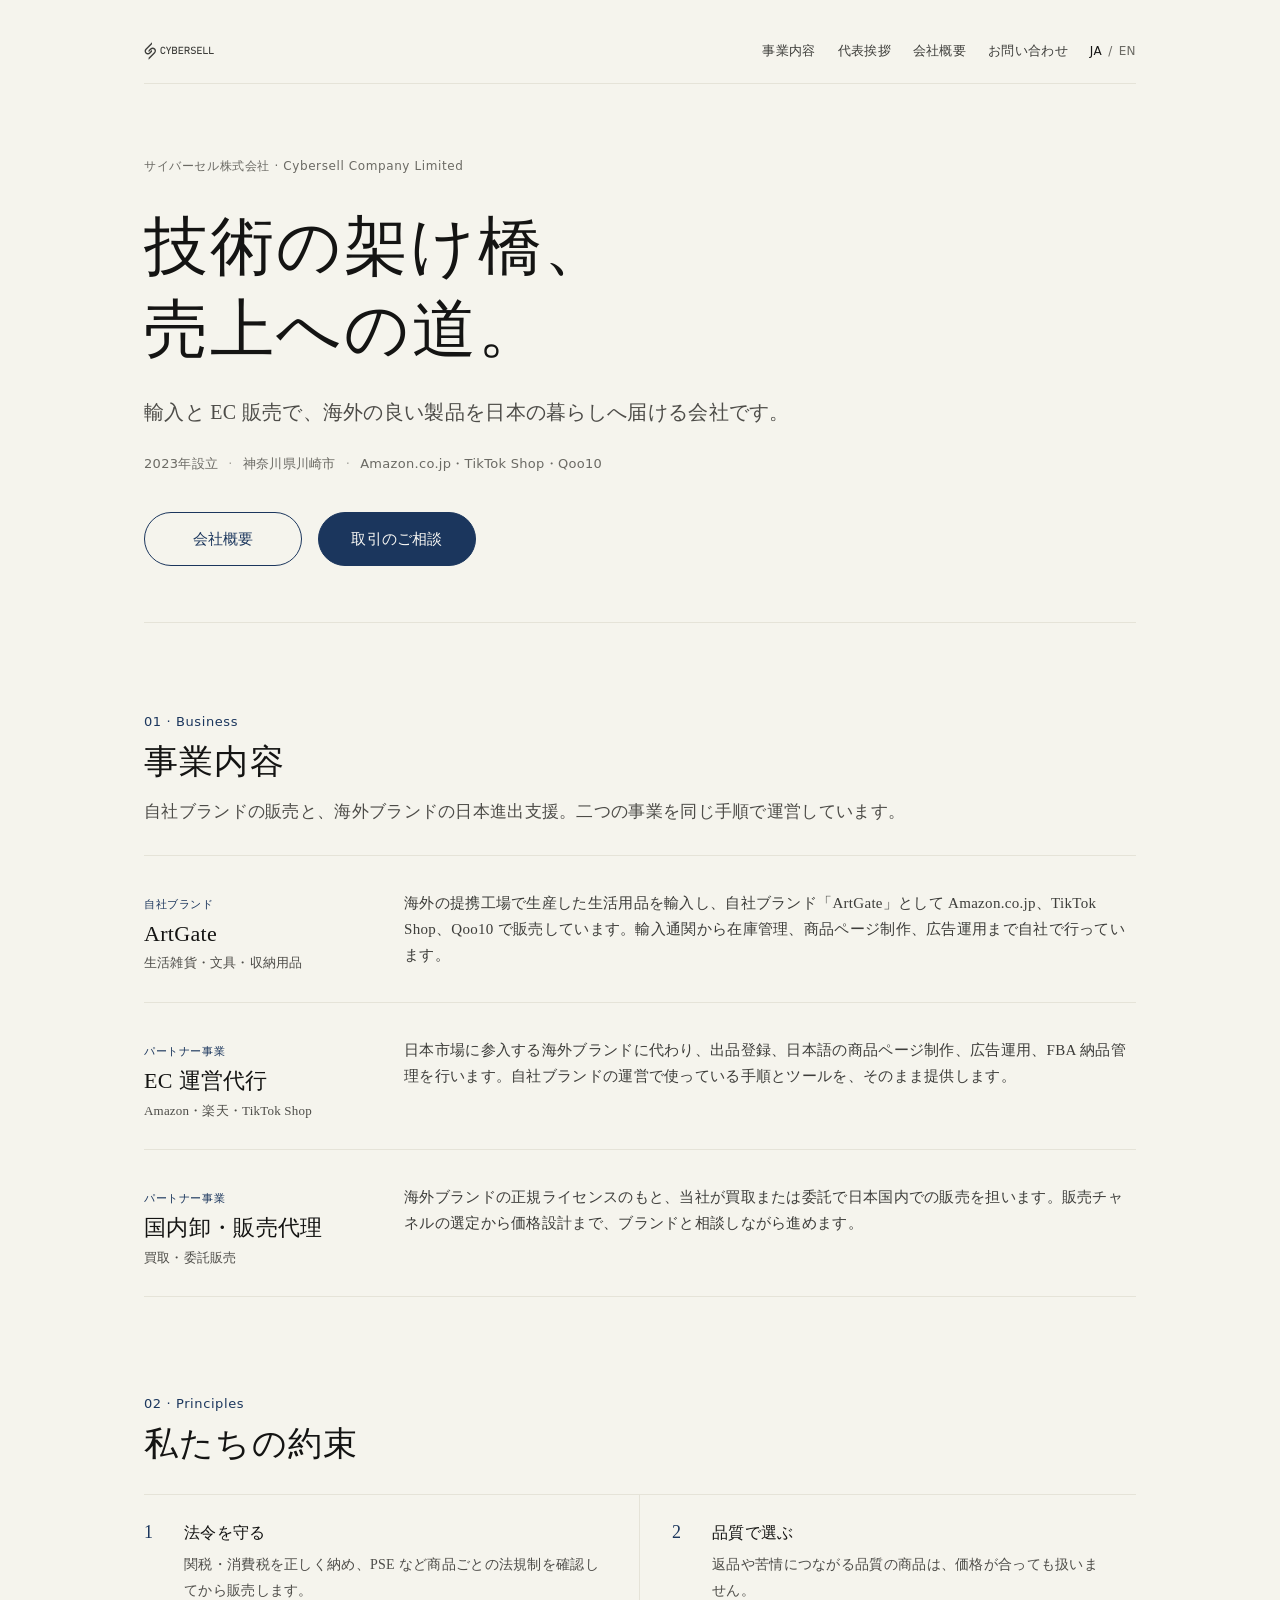
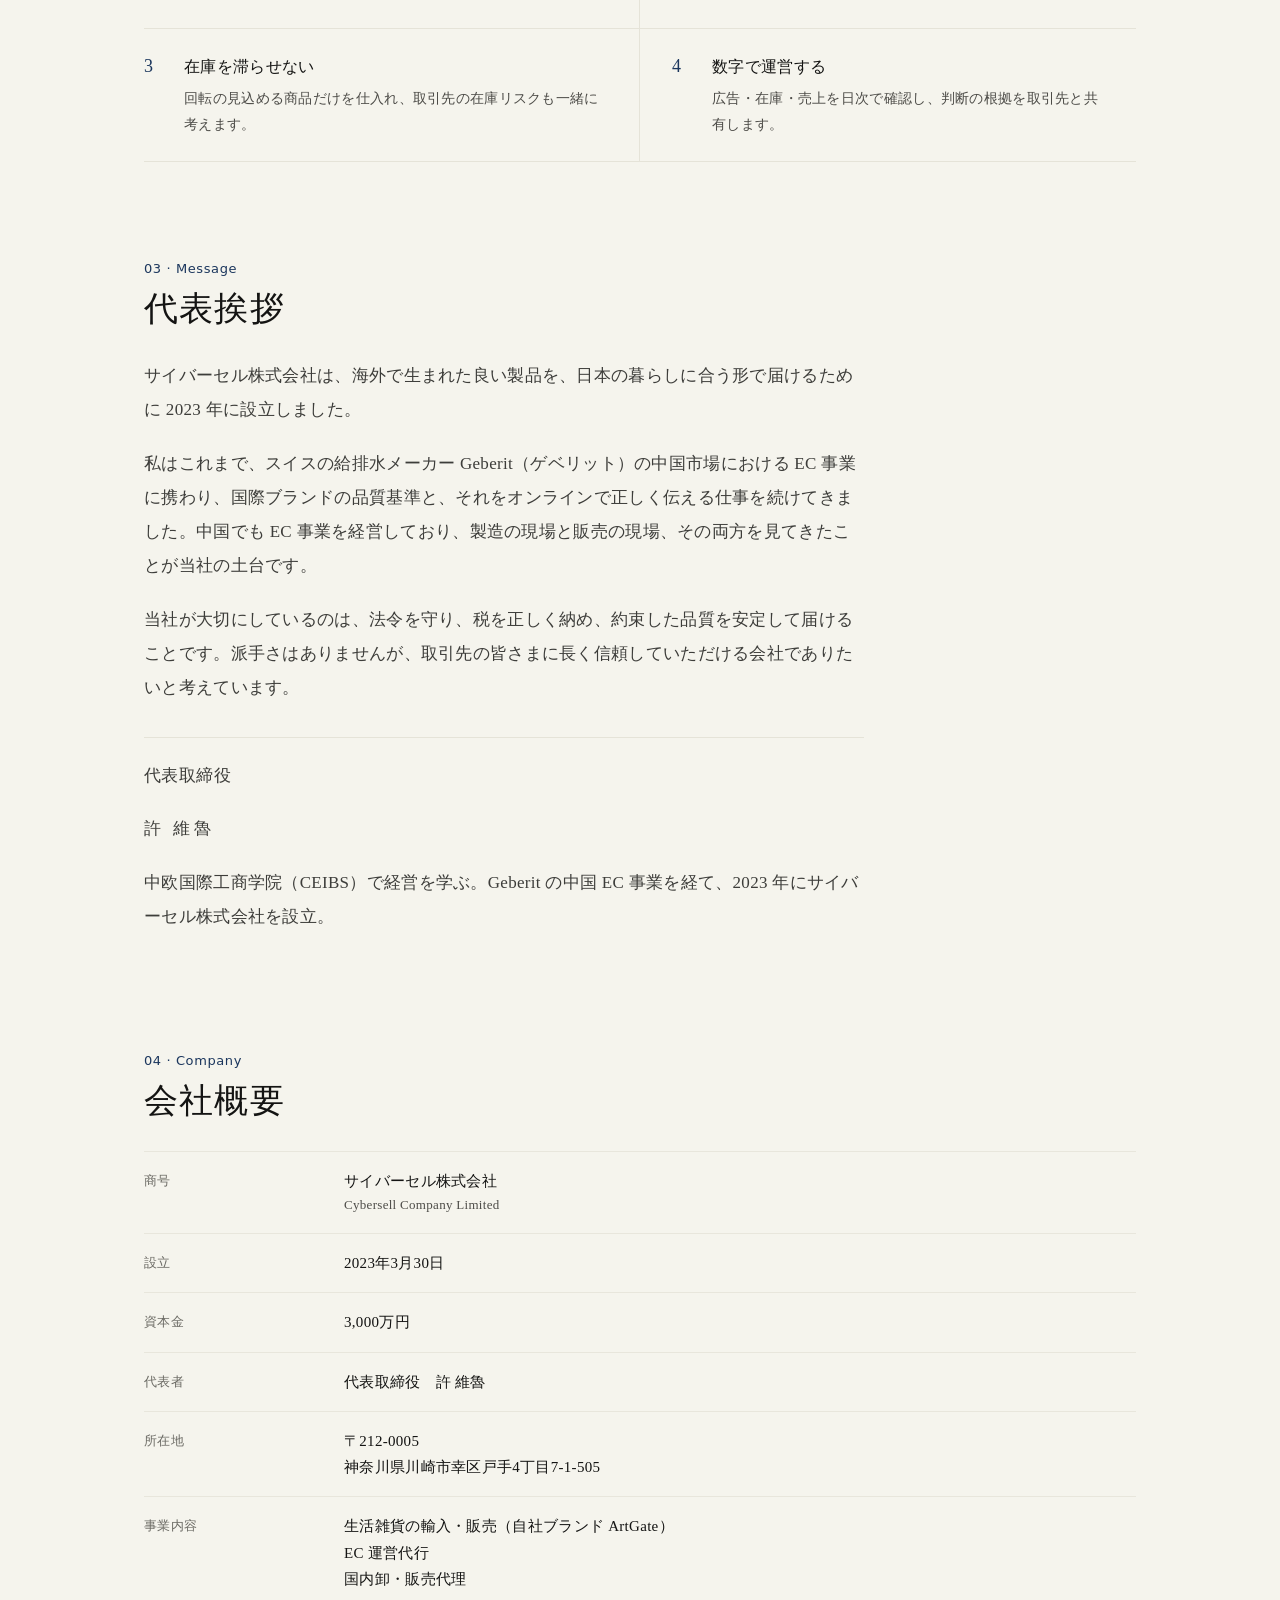
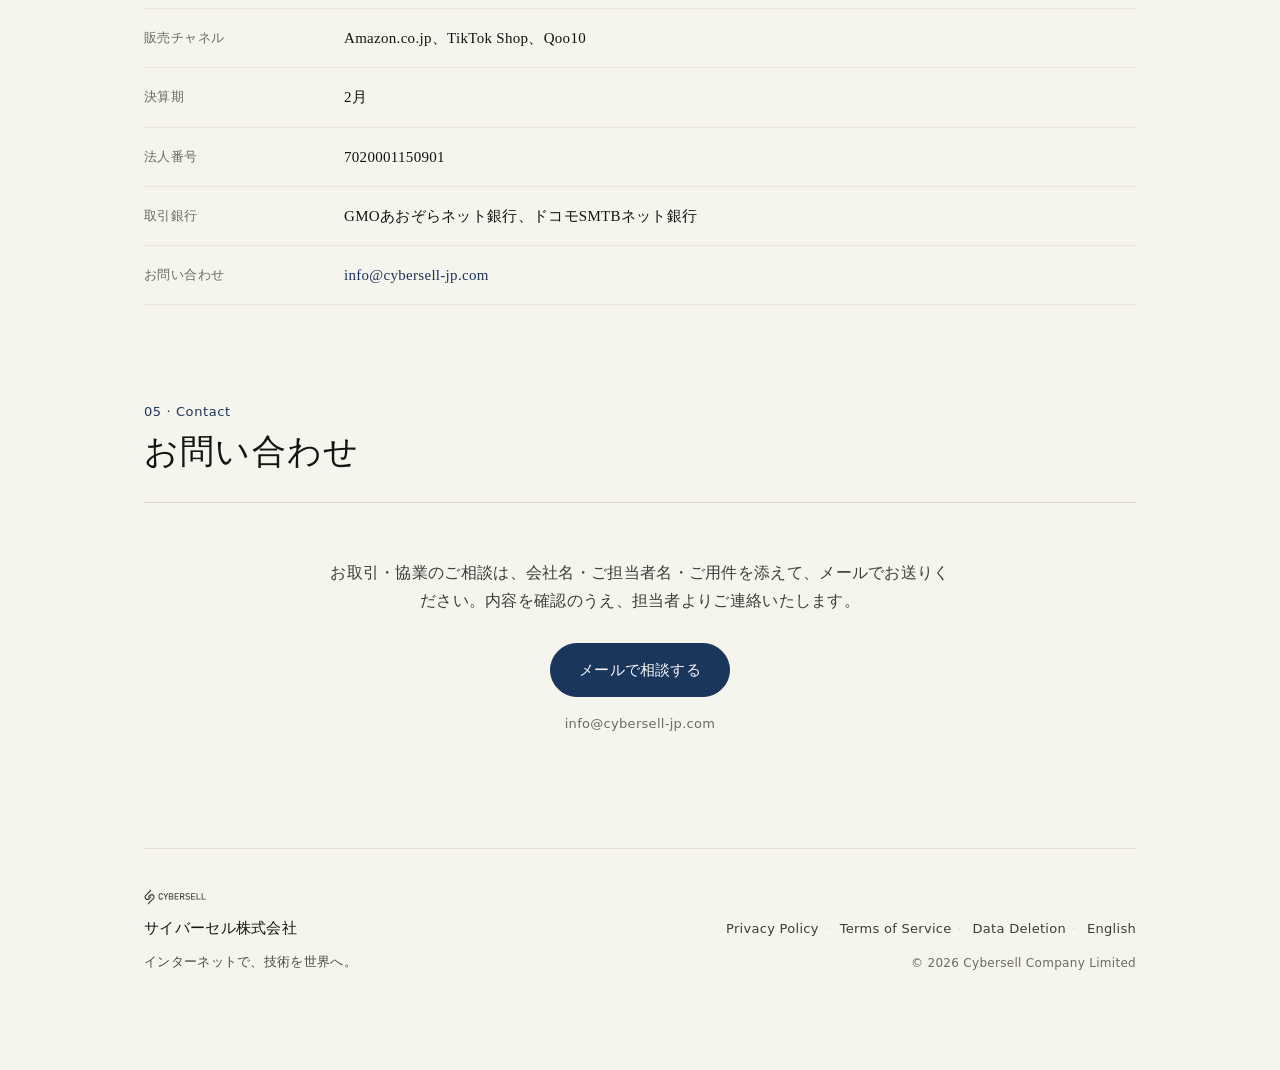
<file: index.html>
<!DOCTYPE html>
<html lang="ja">
<head>
<meta charset="utf-8">
<title>サイバーセル株式会社 · 技術の架け橋、売上への道</title>
<meta name="viewport" content="width=device-width, initial-scale=1">
<meta name="description" content="サイバーセル株式会社（Cybersell Company Limited）は、海外の生活用品を輸入し自社ブランド ArtGate として Amazon.co.jp・TikTok Shop・Qoo10 で販売する、神奈川県川崎市の EC 事業会社です。EC 運営代行と国内卸・販売代理も行っています。">
<meta name="generator" content="Kami">
<meta property="og:title" content="サイバーセル株式会社 · 技術の架け橋、売上への道">
<meta property="og:description" content="輸入と EC 販売で、海外の良い製品を日本の暮らしへ届けています。">
<meta property="og:type" content="website">
<meta property="og:url" content="https://cybersell-jp.com/">
<meta property="og:locale" content="ja_JP">
<meta property="og:locale:alternate" content="en_US">
<link rel="canonical" href="https://cybersell-jp.com/">
<link rel="alternate" hreflang="ja" href="https://cybersell-jp.com/">
<link rel="alternate" hreflang="en" href="https://cybersell-jp.com/en/">
<link rel="alternate" hreflang="x-default" href="https://cybersell-jp.com/">
<link rel="icon" type="image/svg+xml" href="/assets/mark.svg">
<link rel="stylesheet" href="/assets/site.css">
<script type="application/ld+json">
{
  "@context": "https://schema.org",
  "@type": "Organization",
  "name": "サイバーセル株式会社",
  "alternateName": "Cybersell Company Limited",
  "url": "https://cybersell-jp.com/",
  "logo": "https://cybersell-jp.com/assets/logo.svg",
  "email": "info@cybersell-jp.com",
  "foundingDate": "2023-03-30",
  "identifier": "7020001150901",
  "address": {
    "@type": "PostalAddress",
    "postalCode": "212-0005",
    "addressRegion": "神奈川県",
    "addressLocality": "川崎市幸区",
    "streetAddress": "戸手4丁目7-1-505",
    "addressCountry": "JP"
  },
  "founder": { "@type": "Person", "name": "許 維魯" }
}
</script>
</head>
<body>
<main class="page">

  <nav class="topbar" aria-label="メインメニュー">
    <a class="brand-logo" href="/" aria-label="サイバーセル株式会社 トップ"><img src="/assets/logo.svg" alt="CYBERSELL"></a>
    <div class="topnav">
      <span class="nav-sections">
        <a href="#business">事業内容</a>
        <a href="#message">代表挨拶</a>
        <a href="#company">会社概要</a>
        <a href="#contact">お問い合わせ</a>
      </span>
      <span class="lang"><span aria-current="true">JA</span><span>/</span><a href="/en/" hreflang="en" lang="en">EN</a></span>
    </div>
  </nav>

  <!-- ============ Hero ============ -->
  <header class="hero">
    <p class="eyebrow">サイバーセル株式会社 · Cybersell Company Limited</p>
    <h1>技術の架け橋、<br>売上への道。</h1>
    <p class="tagline">輸入と EC 販売で、海外の良い製品を日本の暮らしへ届ける会社です。</p>
    <div class="hero-tokens">
      <span>2023年設立</span>
      <span>神奈川県川崎市</span>
      <span>Amazon.co.jp・TikTok Shop・Qoo10</span>
    </div>
    <div class="hero-cta">
      <a class="btn-ghost" href="#company">会社概要</a>
      <a class="btn-primary" href="#contact">取引のご相談</a>
    </div>
  </header>

  <!-- ============ 01 · 事業内容 ============ -->
  <section id="business">
    <div class="section-head">
      <p class="section-num">01 · Business</p>
      <h2 class="section-title">事業内容</h2>
      <p class="section-lede">自社ブランドの販売と、海外ブランドの日本進出支援。二つの事業を同じ手順で運営しています。</p>
    </div>
    <ol class="features">
      <li>
        <p class="name"><span class="tag">自社ブランド</span><br>ArtGate<small>生活雑貨・文具・収納用品</small></p>
        <p class="what">海外の提携工場で生産した生活用品を輸入し、自社ブランド「ArtGate」として Amazon.co.jp、TikTok Shop、Qoo10 で販売しています。輸入通関から在庫管理、商品ページ制作、広告運用まで自社で行っています。</p>
      </li>
      <li>
        <p class="name"><span class="tag">パートナー事業</span><br>EC 運営代行<small>Amazon・楽天・TikTok Shop</small></p>
        <p class="what">日本市場に参入する海外ブランドに代わり、出品登録、日本語の商品ページ制作、広告運用、FBA 納品管理を行います。自社ブランドの運営で使っている手順とツールを、そのまま提供します。</p>
      </li>
      <li>
        <p class="name"><span class="tag">パートナー事業</span><br>国内卸・販売代理<small>買取・委託販売</small></p>
        <p class="what">海外ブランドの正規ライセンスのもと、当社が買取または委託で日本国内での販売を担います。販売チャネルの選定から価格設計まで、ブランドと相談しながら進めます。</p>
      </li>
    </ol>
  </section>

  <!-- ============ 02 · 私たちの約束 ============ -->
  <section id="principles">
    <div class="section-head">
      <p class="section-num">02 · Principles</p>
      <h2 class="section-title">私たちの約束</h2>
    </div>
    <ol class="principles">
      <li><span class="n">1</span><div class="body"><b>法令を守る</b><span>関税・消費税を正しく納め、PSE など商品ごとの法規制を確認してから販売します。</span></div></li>
      <li><span class="n">2</span><div class="body"><b>品質で選ぶ</b><span>返品や苦情につながる品質の商品は、価格が合っても扱いません。</span></div></li>
      <li><span class="n">3</span><div class="body"><b>在庫を滞らせない</b><span>回転の見込める商品だけを仕入れ、取引先の在庫リスクも一緒に考えます。</span></div></li>
      <li><span class="n">4</span><div class="body"><b>数字で運営する</b><span>広告・在庫・売上を日次で確認し、判断の根拠を取引先と共有します。</span></div></li>
    </ol>
  </section>

  <!-- ============ 03 · 代表挨拶 ============ -->
  <section id="message">
    <div class="section-head">
      <p class="section-num">03 · Message</p>
      <h2 class="section-title">代表挨拶</h2>
    </div>
    <!-- 代表写真が届いたら：class に has-photo を追加し、下の figure のコメントを外す
    <div class="message has-photo">
      <figure><img src="/assets/representative.jpg" alt="代表取締役 許 維魯"></figure>
    -->
    <div class="message">
      <div class="prose">
        <p>サイバーセル株式会社は、海外で生まれた良い製品を、日本の暮らしに合う形で届けるために 2023 年に設立しました。</p>
        <p>私はこれまで、スイスの給排水メーカー Geberit（ゲベリット）の中国市場における EC 事業に携わり、国際ブランドの品質基準と、それをオンラインで正しく伝える仕事を続けてきました。中国でも EC 事業を経営しており、製造の現場と販売の現場、その両方を見てきたことが当社の土台です。</p>
        <p>当社が大切にしているのは、法令を守り、税を正しく納め、約束した品質を安定して届けることです。派手さはありませんが、取引先の皆さまに長く信頼していただける会社でありたいと考えています。</p>
        <div class="signature">
          <p class="role">代表取締役</p>
          <p class="who">許 維魯</p>
          <p class="bio">中欧国際工商学院（CEIBS）で経営を学ぶ。Geberit の中国 EC 事業を経て、2023 年にサイバーセル株式会社を設立。</p>
        </div>
      </div>
    </div>
  </section>

  <!-- ============ 04 · 会社概要 ============ -->
  <section id="company">
    <div class="section-head">
      <p class="section-num">04 · Company</p>
      <h2 class="section-title">会社概要</h2>
    </div>
    <table class="kami-table">
      <tbody>
        <tr><th scope="row">商号</th><td>サイバーセル株式会社<small>Cybersell Company Limited</small></td></tr>
        <tr><th scope="row">設立</th><td class="num">2023年3月30日</td></tr>
        <tr><th scope="row">資本金</th><td class="num">3,000万円</td></tr>
        <tr><th scope="row">代表者</th><td>代表取締役　許 維魯</td></tr>
        <tr><th scope="row">所在地</th><td class="num">〒212-0005<br>神奈川県川崎市幸区戸手4丁目7-1-505</td></tr>
        <tr><th scope="row">事業内容</th><td>生活雑貨の輸入・販売（自社ブランド ArtGate）<br>EC 運営代行<br>国内卸・販売代理</td></tr>
        <tr><th scope="row">販売チャネル</th><td>Amazon.co.jp、TikTok Shop、Qoo10</td></tr>
        <tr><th scope="row">決算期</th><td>2月</td></tr>
        <tr><th scope="row">法人番号</th><td class="num">7020001150901</td></tr>
        <tr><th scope="row">取引銀行</th><td>GMOあおぞらネット銀行、ドコモSMTBネット銀行</td></tr>
        <tr><th scope="row">お問い合わせ</th><td><a href="mailto:info@cybersell-jp.com">info@cybersell-jp.com</a></td></tr>
      </tbody>
    </table>
  </section>

  <!-- ============ 05 · お問い合わせ ============ -->
  <section id="contact">
    <div class="section-head">
      <p class="section-num">05 · Contact</p>
      <h2 class="section-title">お問い合わせ</h2>
    </div>
    <div class="contact-card">
      <p>お取引・協業のご相談は、会社名・ご担当者名・ご用件を添えて、メールでお送りください。内容を確認のうえ、担当者よりご連絡いたします。</p>
      <a class="btn-primary" href="mailto:info@cybersell-jp.com?subject=%E3%81%8A%E5%95%8F%E3%81%84%E5%90%88%E3%82%8F%E3%81%9B">メールで相談する</a>
      <p class="mail">info@cybersell-jp.com</p>
    </div>
  </section>

  <footer class="foot">
    <div class="mark">
      <a class="brand-logo" href="/" aria-label="トップへ"><img src="/assets/logo.svg" alt="CYBERSELL"></a>
      <span class="wm-name">サイバーセル株式会社</span>
      <span class="wm-line">インターネットで、技術を世界へ。</span>
    </div>
    <div class="colophon">
      <div class="links">
        <a href="/pages/privacy.html">Privacy Policy</a><span class="sep">·</span>
        <a href="/pages/terms.html">Terms of Service</a><span class="sep">·</span>
        <a href="/pages/data-deletion.html">Data Deletion</a><span class="sep">·</span>
        <a href="/en/" hreflang="en" lang="en">English</a>
      </div>
      <p class="copy">© 2026 Cybersell Company Limited</p>
    </div>
  </footer>

</main>
</body>
</html>
</file>
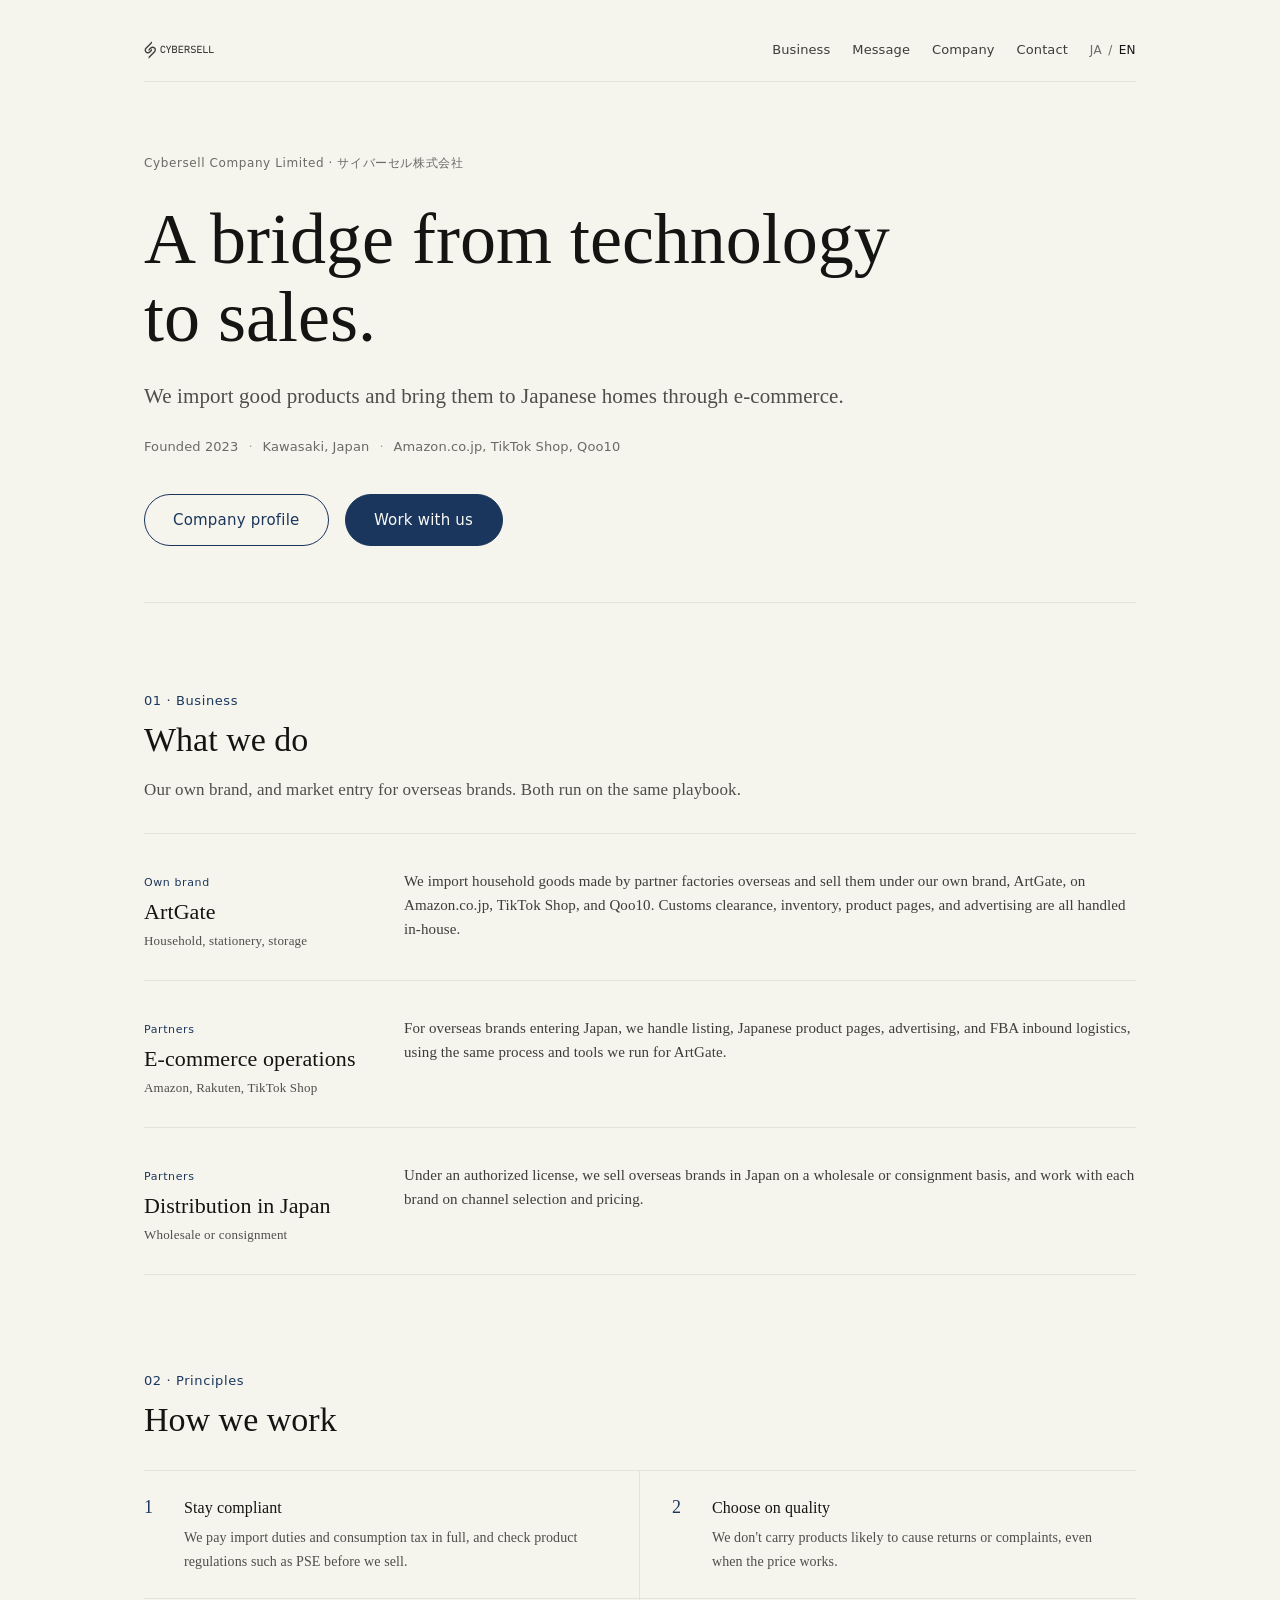
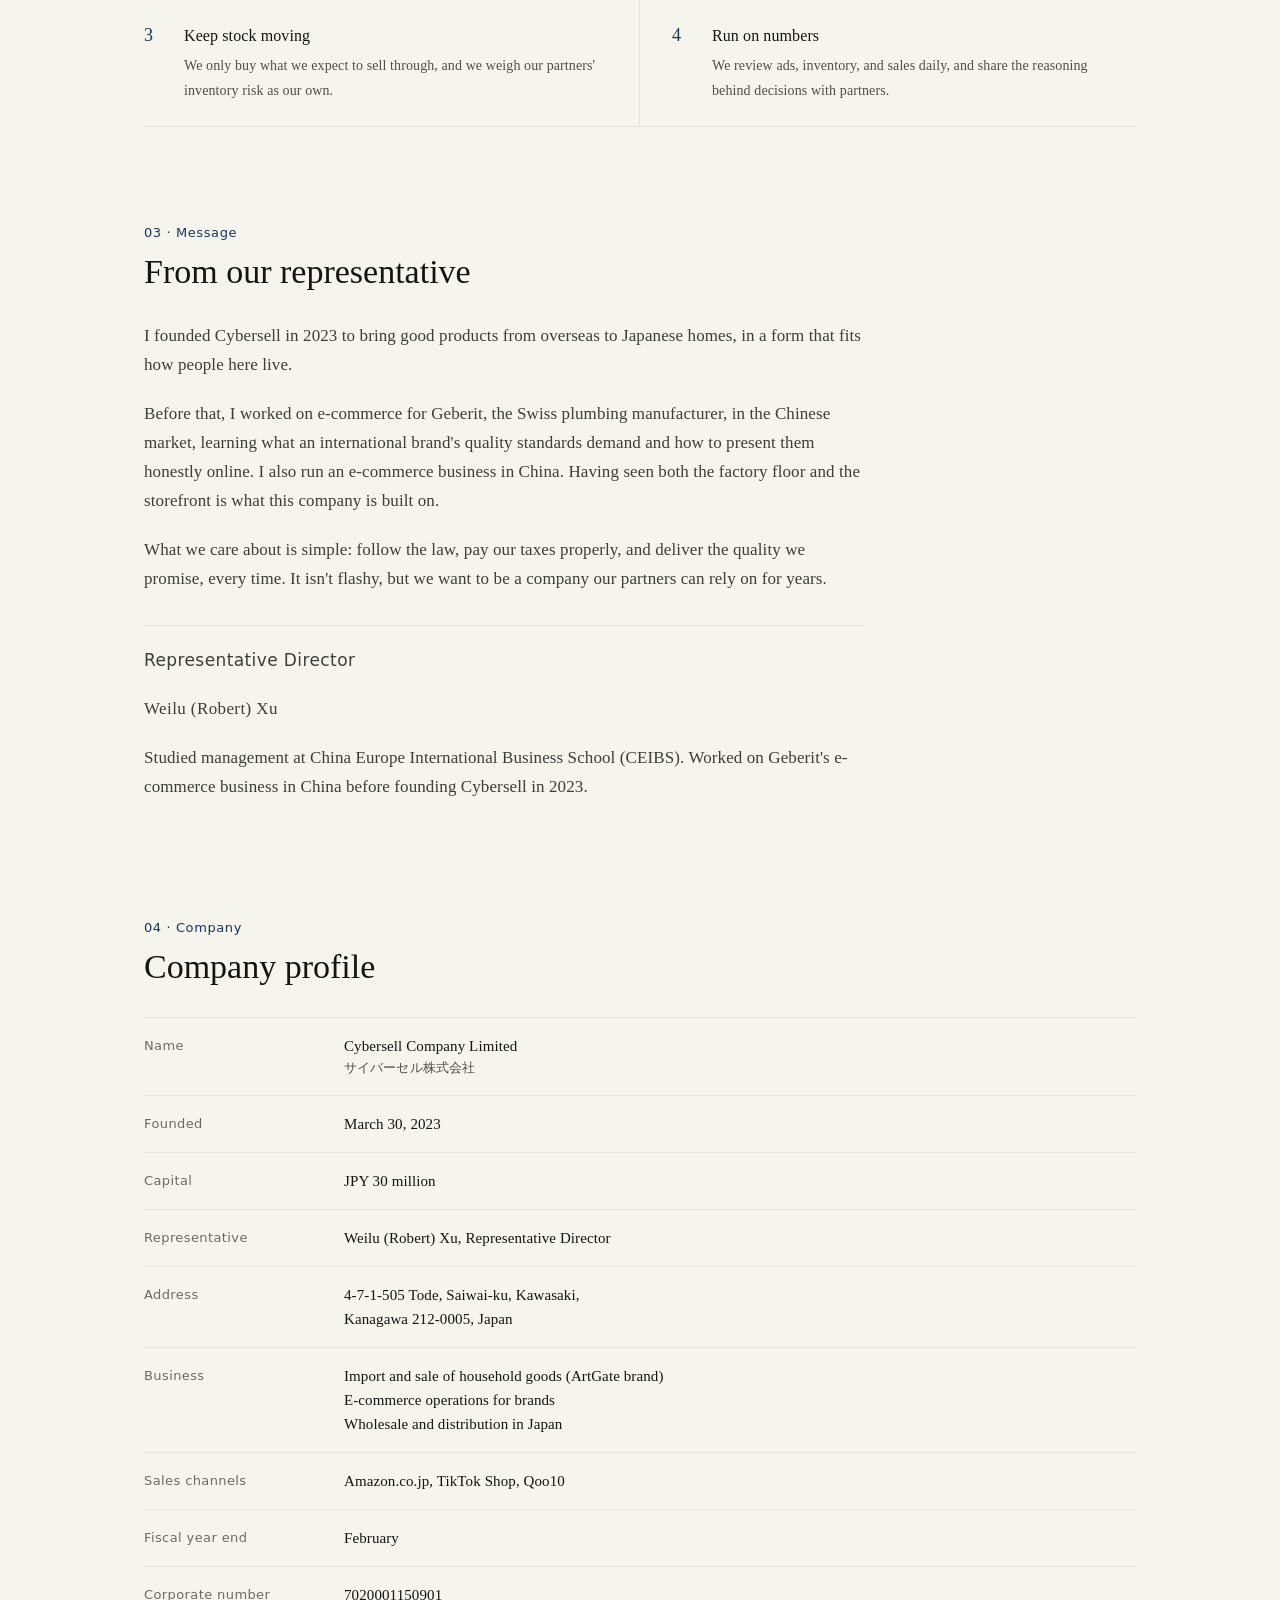
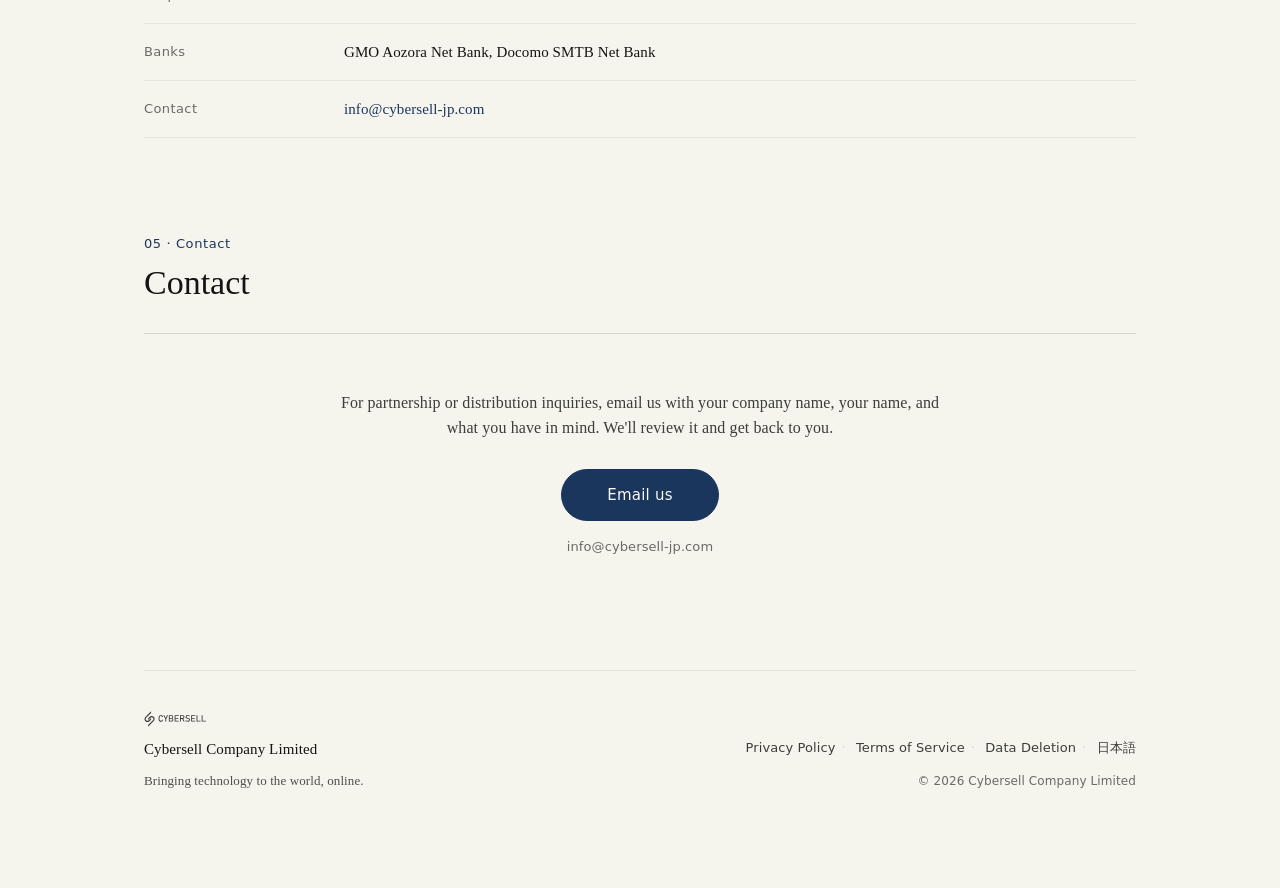
<file: en/index.html>
<!DOCTYPE html>
<html lang="en">
<head>
<meta charset="utf-8">
<title>Cybersell Company Limited · A bridge from technology to sales</title>
<meta name="viewport" content="width=device-width, initial-scale=1">
<meta name="description" content="Cybersell Company Limited (サイバーセル株式会社) is an e-commerce company in Kawasaki, Japan. We import household goods and sell them under our own brand, ArtGate, on Amazon.co.jp, TikTok Shop, and Qoo10, and we run Japanese e-commerce operations and distribution for overseas brands.">
<meta name="generator" content="Kami">
<meta property="og:title" content="Cybersell Company Limited · A bridge from technology to sales">
<meta property="og:description" content="We import good products and bring them to Japanese homes through e-commerce.">
<meta property="og:type" content="website">
<meta property="og:url" content="https://cybersell-jp.com/en/">
<meta property="og:locale" content="en_US">
<meta property="og:locale:alternate" content="ja_JP">
<link rel="canonical" href="https://cybersell-jp.com/en/">
<link rel="alternate" hreflang="ja" href="https://cybersell-jp.com/">
<link rel="alternate" hreflang="en" href="https://cybersell-jp.com/en/">
<link rel="alternate" hreflang="x-default" href="https://cybersell-jp.com/">
<link rel="icon" type="image/svg+xml" href="/assets/mark.svg">
<link rel="stylesheet" href="/assets/site.css">
<script type="application/ld+json">
{
  "@context": "https://schema.org",
  "@type": "Organization",
  "name": "Cybersell Company Limited",
  "alternateName": "サイバーセル株式会社",
  "url": "https://cybersell-jp.com/en/",
  "logo": "https://cybersell-jp.com/assets/logo.svg",
  "email": "info@cybersell-jp.com",
  "foundingDate": "2023-03-30",
  "identifier": "7020001150901",
  "address": {
    "@type": "PostalAddress",
    "postalCode": "212-0005",
    "addressRegion": "Kanagawa",
    "addressLocality": "Saiwai-ku, Kawasaki",
    "streetAddress": "4-7-1-505 Tode",
    "addressCountry": "JP"
  },
  "founder": { "@type": "Person", "name": "Weilu (Robert) Xu" }
}
</script>
</head>
<body>
<main class="page">

  <nav class="topbar" aria-label="Main menu">
    <a class="brand-logo" href="/en/" aria-label="Cybersell home"><img src="/assets/logo.svg" alt="CYBERSELL"></a>
    <div class="topnav">
      <span class="nav-sections">
        <a href="#business">Business</a>
        <a href="#message">Message</a>
        <a href="#company">Company</a>
        <a href="#contact">Contact</a>
      </span>
      <span class="lang"><a href="/" hreflang="ja" lang="ja">JA</a><span>/</span><span aria-current="true">EN</span></span>
    </div>
  </nav>

  <!-- ============ Hero ============ -->
  <header class="hero">
    <p class="eyebrow">Cybersell Company Limited · サイバーセル株式会社</p>
    <h1>A bridge from technology<br>to sales.</h1>
    <p class="tagline">We import good products and bring them to Japanese homes through e-commerce.</p>
    <div class="hero-tokens">
      <span>Founded 2023</span>
      <span>Kawasaki, Japan</span>
      <span>Amazon.co.jp, TikTok Shop, Qoo10</span>
    </div>
    <div class="hero-cta">
      <a class="btn-ghost" href="#company">Company profile</a>
      <a class="btn-primary" href="#contact">Work with us</a>
    </div>
  </header>

  <!-- ============ 01 · Business ============ -->
  <section id="business">
    <div class="section-head">
      <p class="section-num">01 · Business</p>
      <h2 class="section-title">What we do</h2>
      <p class="section-lede">Our own brand, and market entry for overseas brands. Both run on the same playbook.</p>
    </div>
    <ol class="features">
      <li>
        <p class="name"><span class="tag">Own brand</span><br>ArtGate<small>Household, stationery, storage</small></p>
        <p class="what">We import household goods made by partner factories overseas and sell them under our own brand, ArtGate, on Amazon.co.jp, TikTok Shop, and Qoo10. Customs clearance, inventory, product pages, and advertising are all handled in-house.</p>
      </li>
      <li>
        <p class="name"><span class="tag">Partners</span><br>E-commerce operations<small>Amazon, Rakuten, TikTok Shop</small></p>
        <p class="what">For overseas brands entering Japan, we handle listing, Japanese product pages, advertising, and FBA inbound logistics, using the same process and tools we run for ArtGate.</p>
      </li>
      <li>
        <p class="name"><span class="tag">Partners</span><br>Distribution in Japan<small>Wholesale or consignment</small></p>
        <p class="what">Under an authorized license, we sell overseas brands in Japan on a wholesale or consignment basis, and work with each brand on channel selection and pricing.</p>
      </li>
    </ol>
  </section>

  <!-- ============ 02 · Principles ============ -->
  <section id="principles">
    <div class="section-head">
      <p class="section-num">02 · Principles</p>
      <h2 class="section-title">How we work</h2>
    </div>
    <ol class="principles">
      <li><span class="n">1</span><div class="body"><b>Stay compliant</b><span>We pay import duties and consumption tax in full, and check product regulations such as PSE before we sell.</span></div></li>
      <li><span class="n">2</span><div class="body"><b>Choose on quality</b><span>We don't carry products likely to cause returns or complaints, even when the price works.</span></div></li>
      <li><span class="n">3</span><div class="body"><b>Keep stock moving</b><span>We only buy what we expect to sell through, and we weigh our partners' inventory risk as our own.</span></div></li>
      <li><span class="n">4</span><div class="body"><b>Run on numbers</b><span>We review ads, inventory, and sales daily, and share the reasoning behind decisions with partners.</span></div></li>
    </ol>
  </section>

  <!-- ============ 03 · Message ============ -->
  <section id="message">
    <div class="section-head">
      <p class="section-num">03 · Message</p>
      <h2 class="section-title">From our representative</h2>
    </div>
    <!-- When the portrait arrives: add has-photo to the class and uncomment the figure
    <div class="message has-photo">
      <figure><img src="/assets/representative.jpg" alt="Weilu (Robert) Xu, Representative Director"></figure>
    -->
    <div class="message">
      <div class="prose">
        <p>I founded Cybersell in 2023 to bring good products from overseas to Japanese homes, in a form that fits how people here live.</p>
        <p>Before that, I worked on e-commerce for Geberit, the Swiss plumbing manufacturer, in the Chinese market, learning what an international brand's quality standards demand and how to present them honestly online. I also run an e-commerce business in China. Having seen both the factory floor and the storefront is what this company is built on.</p>
        <p>What we care about is simple: follow the law, pay our taxes properly, and deliver the quality we promise, every time. It isn't flashy, but we want to be a company our partners can rely on for years.</p>
        <div class="signature">
          <p class="role">Representative Director</p>
          <p class="who">Weilu (Robert) Xu</p>
          <p class="bio">Studied management at China Europe International Business School (CEIBS). Worked on Geberit's e-commerce business in China before founding Cybersell in 2023.</p>
        </div>
      </div>
    </div>
  </section>

  <!-- ============ 04 · Company ============ -->
  <section id="company">
    <div class="section-head">
      <p class="section-num">04 · Company</p>
      <h2 class="section-title">Company profile</h2>
    </div>
    <table class="kami-table">
      <tbody>
        <tr><th scope="row">Name</th><td>Cybersell Company Limited<small>サイバーセル株式会社</small></td></tr>
        <tr><th scope="row">Founded</th><td class="num">March 30, 2023</td></tr>
        <tr><th scope="row">Capital</th><td class="num">JPY 30 million</td></tr>
        <tr><th scope="row">Representative</th><td>Weilu (Robert) Xu, Representative Director</td></tr>
        <tr><th scope="row">Address</th><td class="num">4-7-1-505 Tode, Saiwai-ku, Kawasaki,<br>Kanagawa 212-0005, Japan</td></tr>
        <tr><th scope="row">Business</th><td>Import and sale of household goods (ArtGate brand)<br>E-commerce operations for brands<br>Wholesale and distribution in Japan</td></tr>
        <tr><th scope="row">Sales channels</th><td>Amazon.co.jp, TikTok Shop, Qoo10</td></tr>
        <tr><th scope="row">Fiscal year end</th><td>February</td></tr>
        <tr><th scope="row">Corporate number</th><td class="num">7020001150901</td></tr>
        <tr><th scope="row">Banks</th><td>GMO Aozora Net Bank, Docomo SMTB Net Bank</td></tr>
        <tr><th scope="row">Contact</th><td><a href="mailto:info@cybersell-jp.com">info@cybersell-jp.com</a></td></tr>
      </tbody>
    </table>
  </section>

  <!-- ============ 05 · Contact ============ -->
  <section id="contact">
    <div class="section-head">
      <p class="section-num">05 · Contact</p>
      <h2 class="section-title">Contact</h2>
    </div>
    <div class="contact-card">
      <p>For partnership or distribution inquiries, email us with your company name, your name, and what you have in mind. We'll review it and get back to you.</p>
      <a class="btn-primary" href="mailto:info@cybersell-jp.com?subject=Inquiry">Email us</a>
      <p class="mail">info@cybersell-jp.com</p>
    </div>
  </section>

  <footer class="foot">
    <div class="mark">
      <a class="brand-logo" href="/en/" aria-label="Back to top"><img src="/assets/logo.svg" alt="CYBERSELL"></a>
      <span class="wm-name">Cybersell Company Limited</span>
      <span class="wm-line">Bringing technology to the world, online.</span>
    </div>
    <div class="colophon">
      <div class="links">
        <a href="/pages/privacy.html">Privacy Policy</a><span class="sep">·</span>
        <a href="/pages/terms.html">Terms of Service</a><span class="sep">·</span>
        <a href="/pages/data-deletion.html">Data Deletion</a><span class="sep">·</span>
        <a href="/" hreflang="ja" lang="ja">日本語</a>
      </div>
      <p class="copy">© 2026 Cybersell Company Limited</p>
    </div>
  </footer>

</main>
</body>
</html>
</file>
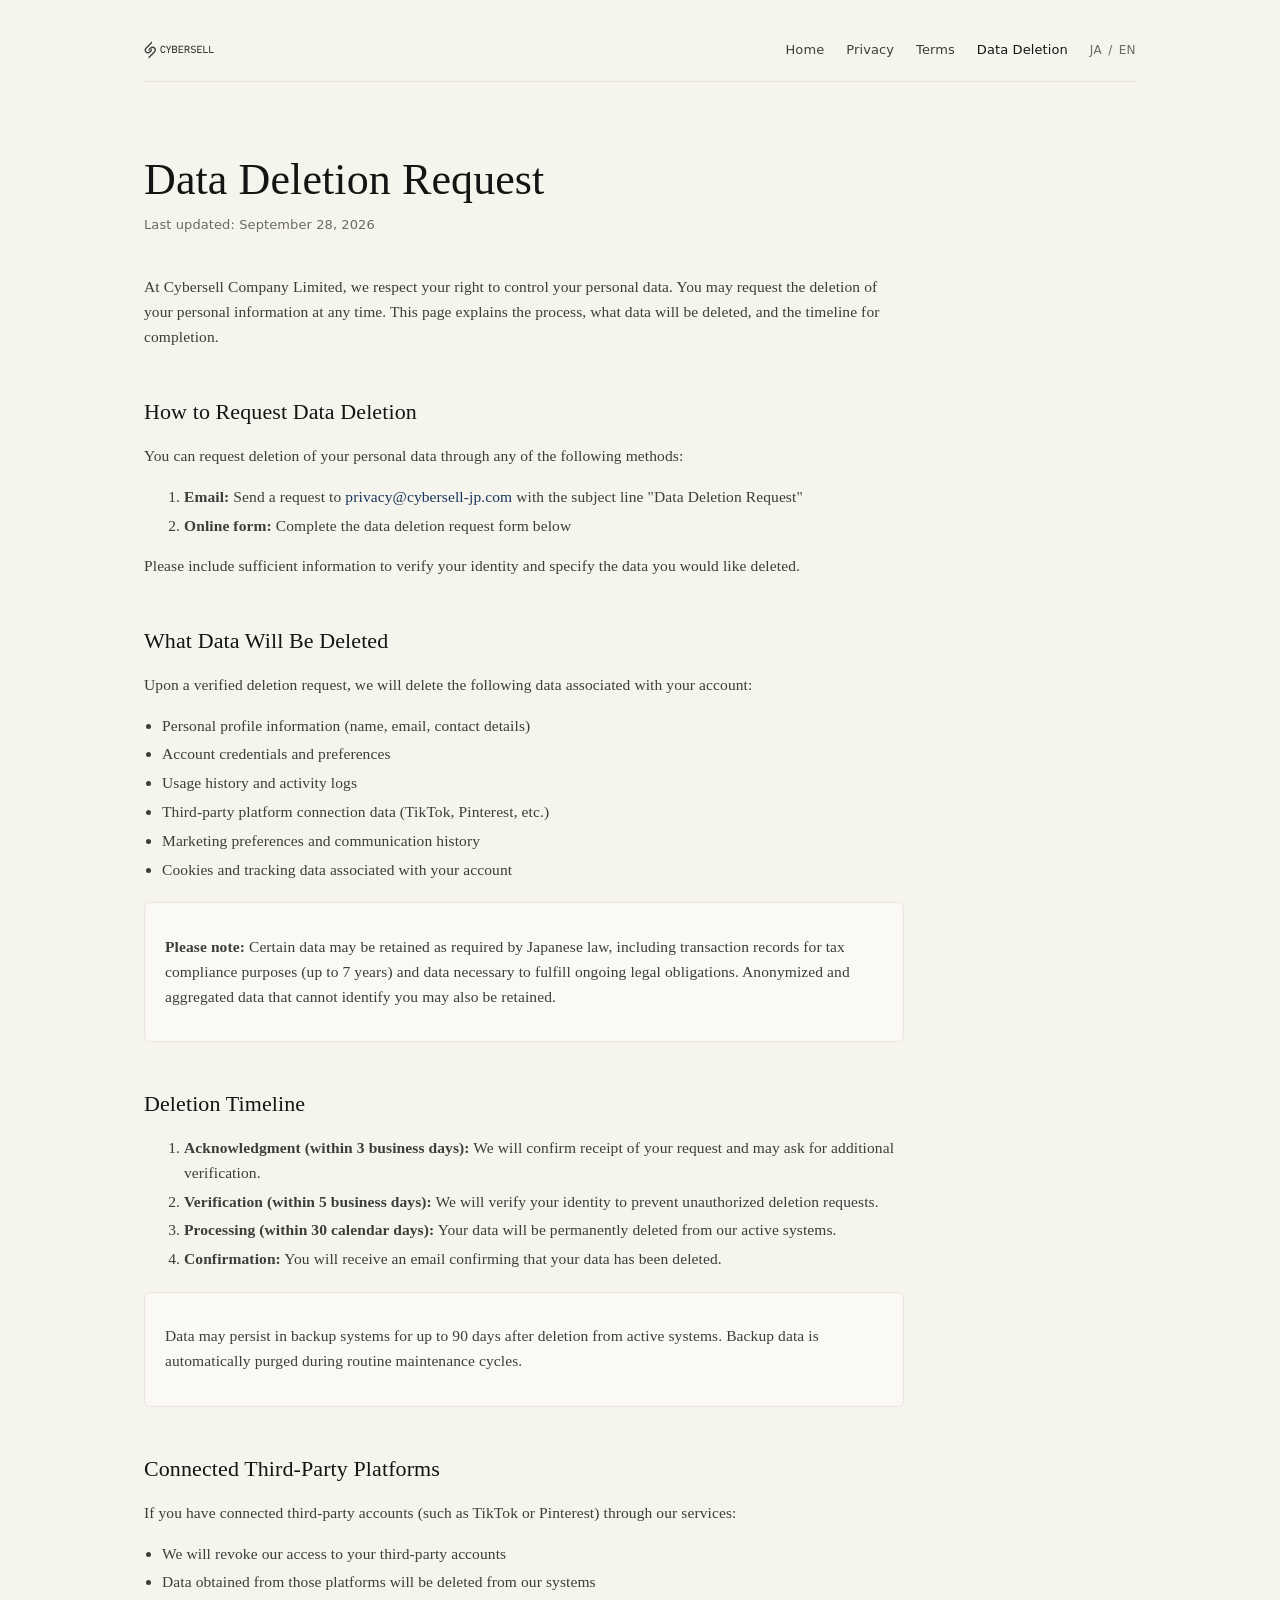
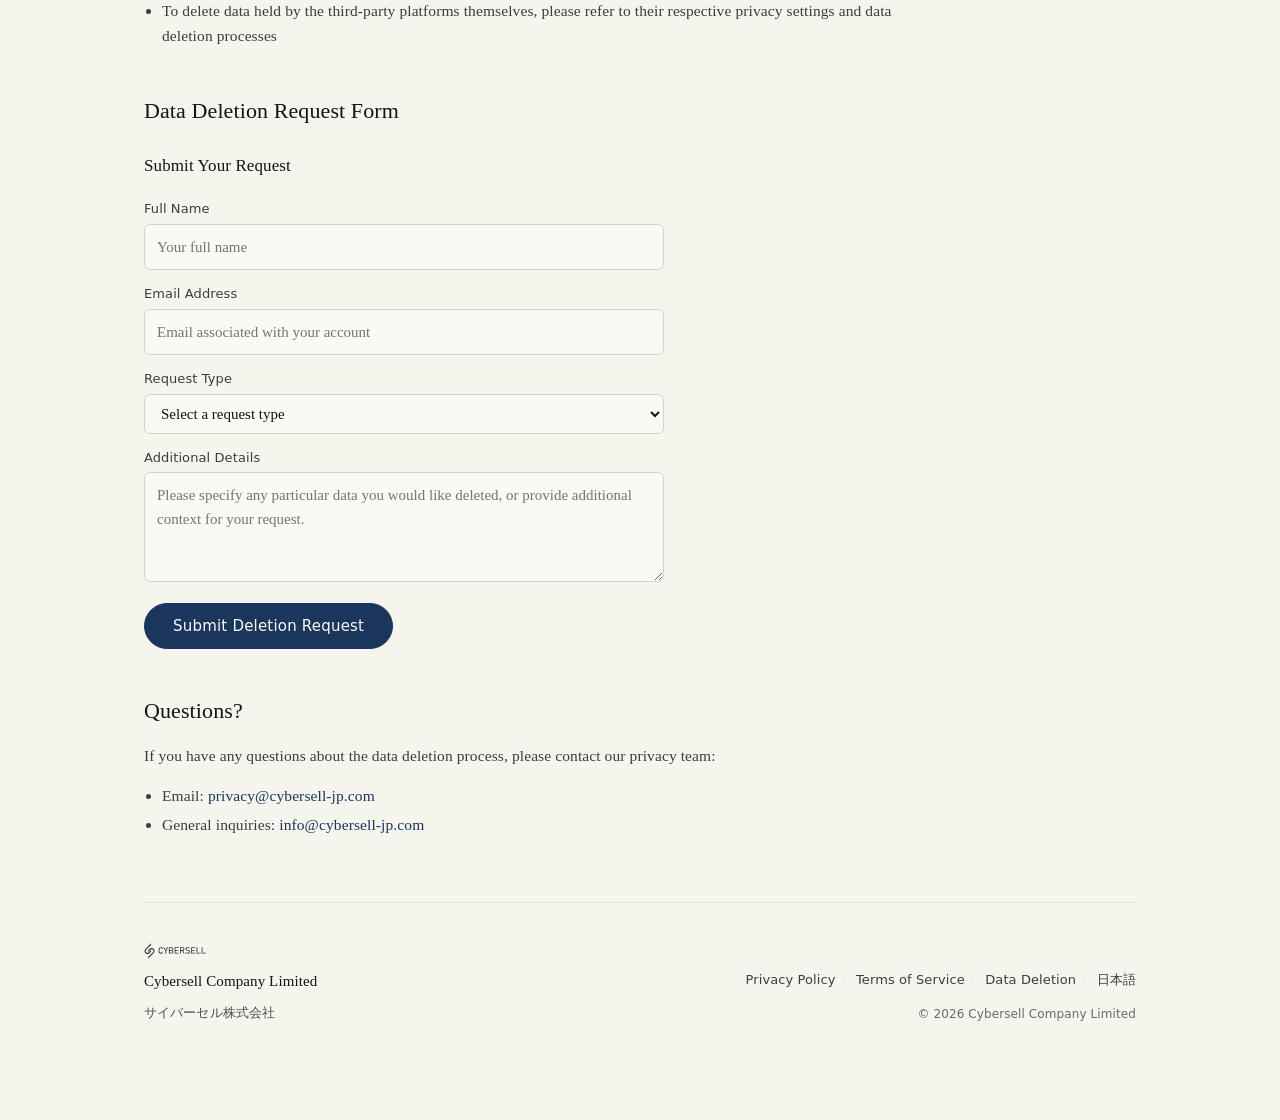
<file: pages/data-deletion.html>
<!DOCTYPE html>
<html lang="en">
<head>
<meta charset="utf-8">
<title>Data Deletion Request · Cybersell Company Limited</title>
<meta name="viewport" content="width=device-width, initial-scale=1">
<meta name="description" content="How to request deletion of your personal data held by Cybersell Company Limited.">
<meta name="generator" content="Kami">
<link rel="canonical" href="https://cybersell-jp.com/pages/data-deletion">
<link rel="icon" type="image/svg+xml" href="/assets/mark.svg">
<link rel="stylesheet" href="/assets/site.css">
</head>
<body>
<main class="page">

  <nav class="topbar" aria-label="Main menu">
    <a class="brand-logo" href="/en/" aria-label="Cybersell home"><img src="/assets/logo.svg" alt="CYBERSELL"></a>
    <div class="topnav">
      <span class="nav-sections">
        <a href="/en/">Home</a>
        <a href="/pages/privacy.html">Privacy</a>
        <a href="/pages/terms.html">Terms</a>
        <a href="/pages/data-deletion.html" aria-current="page">Data Deletion</a>
      </span>
      <span class="lang"><a href="/" hreflang="ja" lang="ja">JA</a><span>/</span><a href="/en/">EN</a></span>
    </div>
  </nav>

  <header class="legal-head">
    <h1>Data Deletion Request</h1>
    <p class="updated">Last updated: September 28, 2026</p>
  </header>

  <article class="legal">
  <p>At Cybersell Company Limited, we respect your right to control your personal data. You may request the deletion of your personal information at any time. This page explains the process, what data will be deleted, and the timeline for completion.</p>

      <h2>How to Request Data Deletion</h2>
      <p>You can request deletion of your personal data through any of the following methods:</p>
      <ol>
        <li><strong>Email:</strong> Send a request to <a href="mailto:privacy@cybersell-jp.com">privacy@cybersell-jp.com</a> with the subject line "Data Deletion Request"</li>
        <li><strong>Online form:</strong> Complete the data deletion request form below</li>
      </ol>
      <p>Please include sufficient information to verify your identity and specify the data you would like deleted.</p>

      <h2>What Data Will Be Deleted</h2>
      <p>Upon a verified deletion request, we will delete the following data associated with your account:</p>
      <ul>
        <li>Personal profile information (name, email, contact details)</li>
        <li>Account credentials and preferences</li>
        <li>Usage history and activity logs</li>
        <li>Third-party platform connection data (TikTok, Pinterest, etc.)</li>
        <li>Marketing preferences and communication history</li>
        <li>Cookies and tracking data associated with your account</li>
      </ul>

      <div class="note">
        <p><strong>Please note:</strong> Certain data may be retained as required by Japanese law, including transaction records for tax compliance purposes (up to 7 years) and data necessary to fulfill ongoing legal obligations. Anonymized and aggregated data that cannot identify you may also be retained.</p>
      </div>

      <h2>Deletion Timeline</h2>
      <ol>
        <li><strong>Acknowledgment (within 3 business days):</strong> We will confirm receipt of your request and may ask for additional verification.</li>
        <li><strong>Verification (within 5 business days):</strong> We will verify your identity to prevent unauthorized deletion requests.</li>
        <li><strong>Processing (within 30 calendar days):</strong> Your data will be permanently deleted from our active systems.</li>
        <li><strong>Confirmation:</strong> You will receive an email confirming that your data has been deleted.</li>
      </ol>

      <div class="note">
        <p>Data may persist in backup systems for up to 90 days after deletion from active systems. Backup data is automatically purged during routine maintenance cycles.</p>
      </div>

      <h2>Connected Third-Party Platforms</h2>
      <p>If you have connected third-party accounts (such as TikTok or Pinterest) through our services:</p>
      <ul>
        <li>We will revoke our access to your third-party accounts</li>
        <li>Data obtained from those platforms will be deleted from our systems</li>
        <li>To delete data held by the third-party platforms themselves, please refer to their respective privacy settings and data deletion processes</li>
      </ul>

      <h2>Data Deletion Request Form</h2>

      <div class="deletion-form">
        <h3>Submit Your Request</h3>
        <form action="mailto:privacy@cybersell-jp.com" method="post" enctype="text/plain">
          <div class="form-group">
            <label for="full-name">Full Name</label>
            <input type="text" id="full-name" name="full-name" required placeholder="Your full name">
          </div>
          <div class="form-group">
            <label for="email">Email Address</label>
            <input type="email" id="email" name="email" required placeholder="Email associated with your account">
          </div>
          <div class="form-group">
            <label for="request-type">Request Type</label>
            <select id="request-type" name="request-type" required>
              <option value="">Select a request type</option>
              <option value="full-deletion">Full account and data deletion</option>
              <option value="partial-deletion">Partial data deletion (specify below)</option>
              <option value="platform-disconnect">Disconnect third-party platforms only</option>
            </select>
          </div>
          <div class="form-group">
            <label for="details">Additional Details</label>
            <textarea id="details" name="details" placeholder="Please specify any particular data you would like deleted, or provide additional context for your request."></textarea>
          </div>
          <button type="submit" class="btn-primary">Submit Deletion Request</button>
        </form>
      </div>

      <h2>Questions?</h2>
      <p>If you have any questions about the data deletion process, please contact our privacy team:</p>
      <ul>
        <li>Email: <a href="mailto:privacy@cybersell-jp.com">privacy@cybersell-jp.com</a></li>
        <li>General inquiries: <a href="mailto:info@cybersell-jp.com">info@cybersell-jp.com</a></li>
      </ul>
  </article>

  <footer class="foot">
    <div class="mark">
      <a class="brand-logo" href="/en/" aria-label="Cybersell home"><img src="/assets/logo.svg" alt="CYBERSELL"></a>
      <span class="wm-name">Cybersell Company Limited</span>
      <span class="wm-line">サイバーセル株式会社</span>
    </div>
    <div class="colophon">
      <div class="links">
        <a href="/pages/privacy.html">Privacy Policy</a><span class="sep">·</span>
        <a href="/pages/terms.html">Terms of Service</a><span class="sep">·</span>
        <a href="/pages/data-deletion.html">Data Deletion</a><span class="sep">·</span>
        <a href="/" hreflang="ja" lang="ja">日本語</a>
      </div>
      <p class="copy">© 2026 Cybersell Company Limited</p>
    </div>
  </footer>

</main>
</body>
</html>
</file>
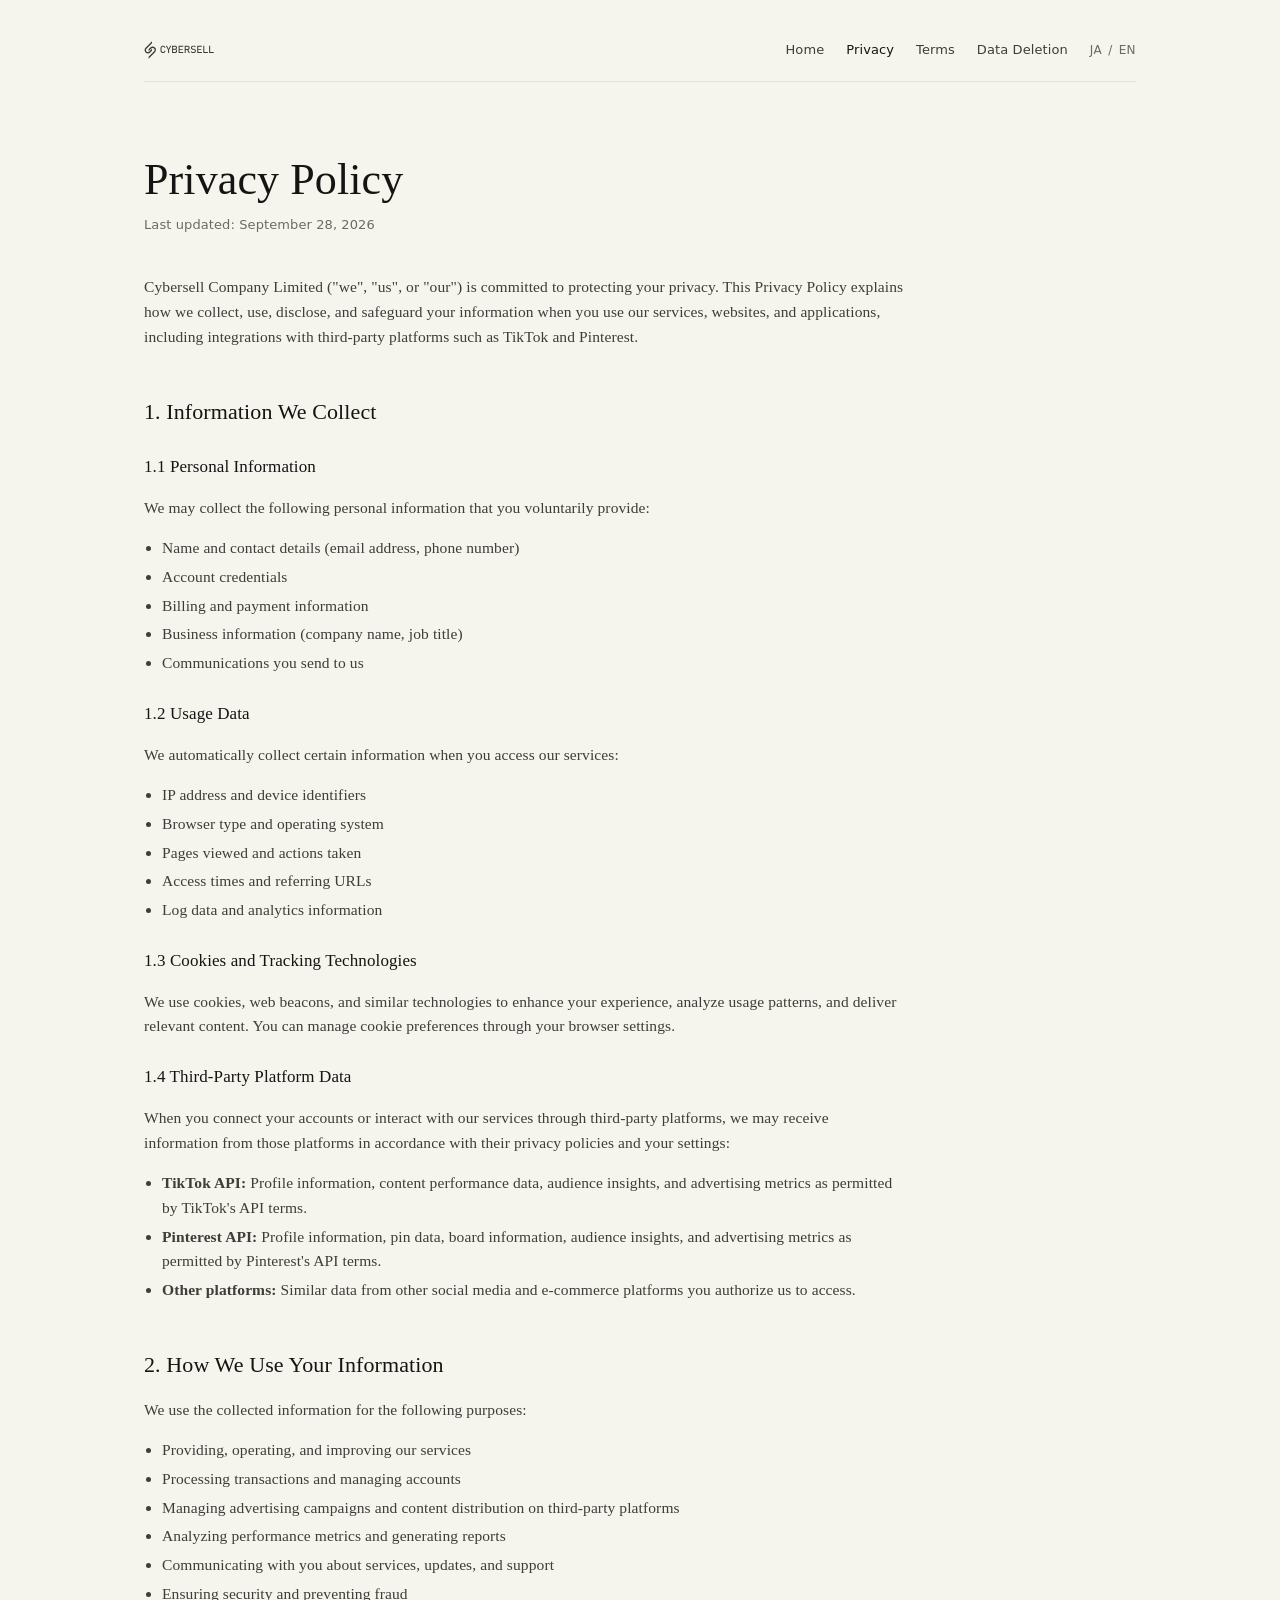
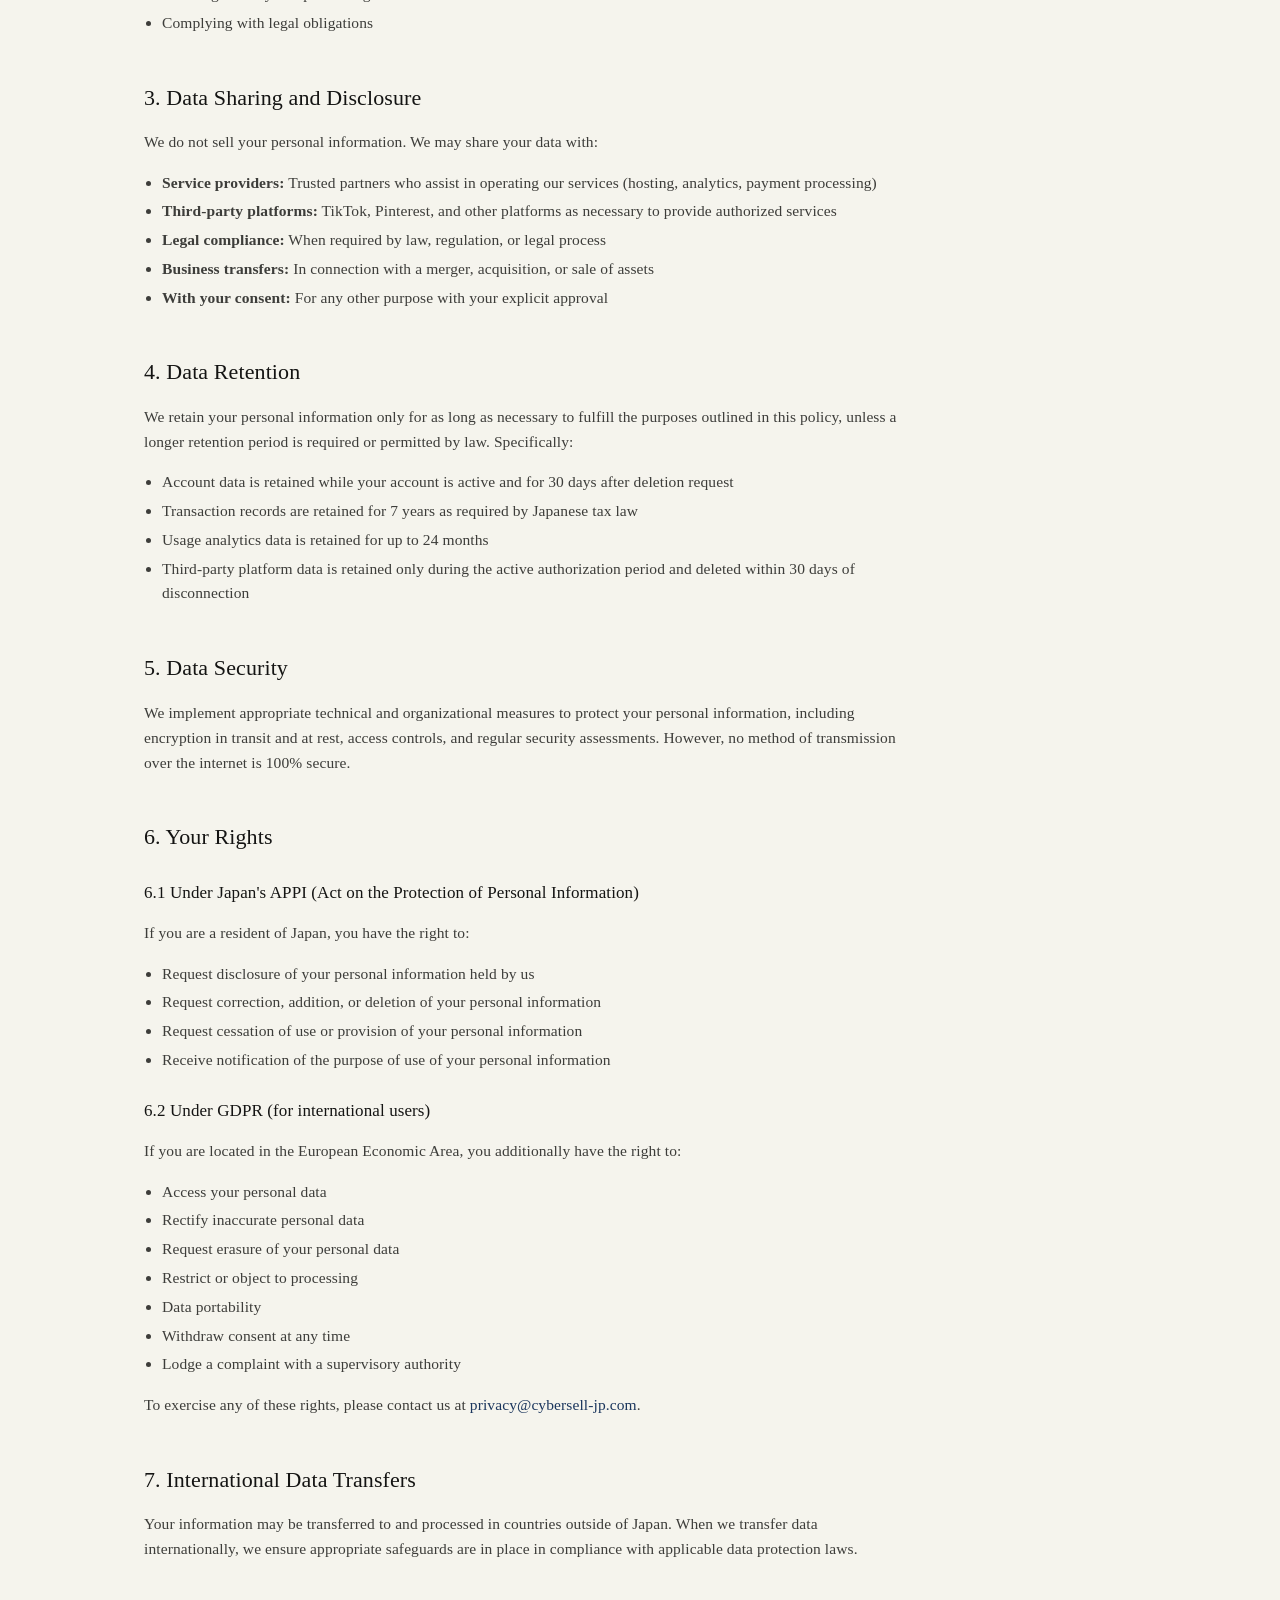
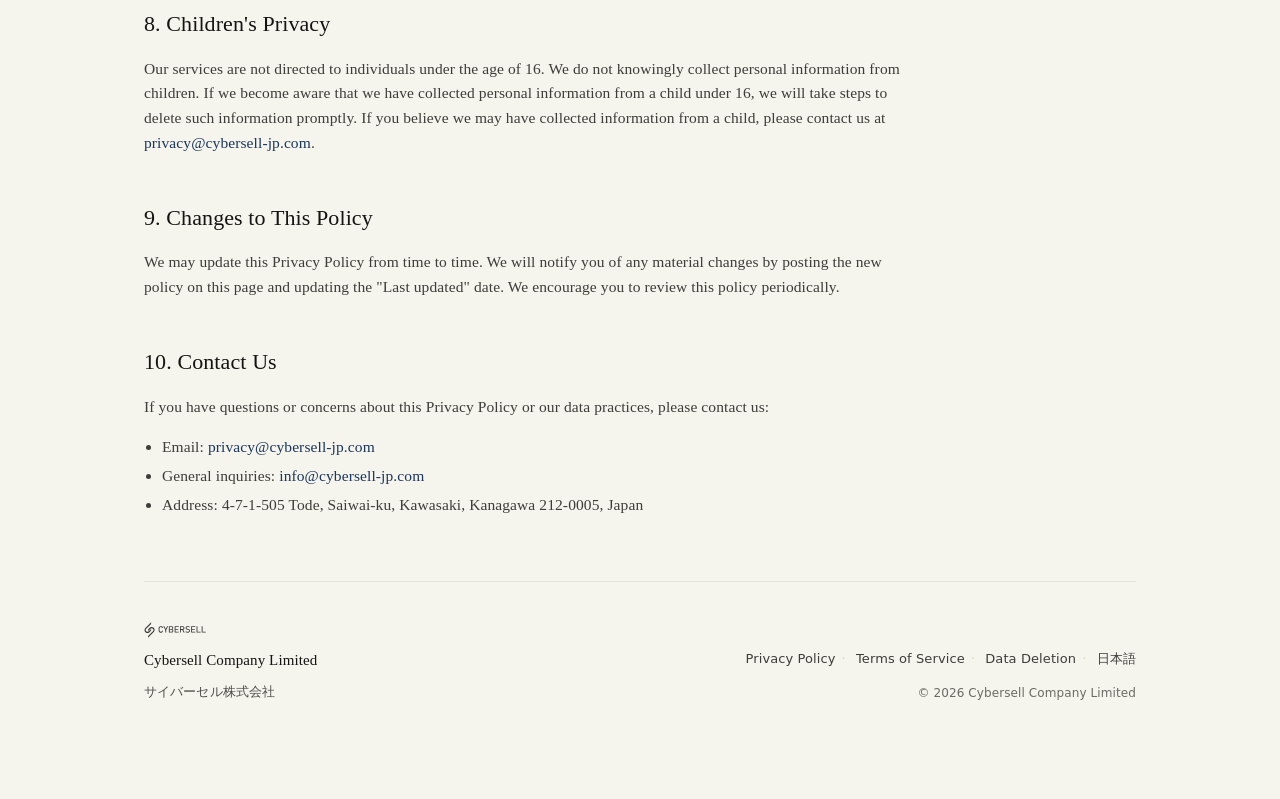
<file: pages/privacy.html>
<!DOCTYPE html>
<html lang="en">
<head>
<meta charset="utf-8">
<title>Privacy Policy · Cybersell Company Limited</title>
<meta name="viewport" content="width=device-width, initial-scale=1">
<meta name="description" content="Privacy Policy of Cybersell Company Limited: how we collect, use, and protect your data.">
<meta name="generator" content="Kami">
<link rel="canonical" href="https://cybersell-jp.com/pages/privacy">
<link rel="icon" type="image/svg+xml" href="/assets/mark.svg">
<link rel="stylesheet" href="/assets/site.css">
</head>
<body>
<main class="page">

  <nav class="topbar" aria-label="Main menu">
    <a class="brand-logo" href="/en/" aria-label="Cybersell home"><img src="/assets/logo.svg" alt="CYBERSELL"></a>
    <div class="topnav">
      <span class="nav-sections">
        <a href="/en/">Home</a>
        <a href="/pages/privacy.html" aria-current="page">Privacy</a>
        <a href="/pages/terms.html">Terms</a>
        <a href="/pages/data-deletion.html">Data Deletion</a>
      </span>
      <span class="lang"><a href="/" hreflang="ja" lang="ja">JA</a><span>/</span><a href="/en/">EN</a></span>
    </div>
  </nav>

  <header class="legal-head">
    <h1>Privacy Policy</h1>
    <p class="updated">Last updated: September 28, 2026</p>
  </header>

  <article class="legal">
  <p>Cybersell Company Limited ("we", "us", or "our") is committed to protecting your privacy. This Privacy Policy explains how we collect, use, disclose, and safeguard your information when you use our services, websites, and applications, including integrations with third-party platforms such as TikTok and Pinterest.</p>

      <h2>1. Information We Collect</h2>

      <h3>1.1 Personal Information</h3>
      <p>We may collect the following personal information that you voluntarily provide:</p>
      <ul>
        <li>Name and contact details (email address, phone number)</li>
        <li>Account credentials</li>
        <li>Billing and payment information</li>
        <li>Business information (company name, job title)</li>
        <li>Communications you send to us</li>
      </ul>

      <h3>1.2 Usage Data</h3>
      <p>We automatically collect certain information when you access our services:</p>
      <ul>
        <li>IP address and device identifiers</li>
        <li>Browser type and operating system</li>
        <li>Pages viewed and actions taken</li>
        <li>Access times and referring URLs</li>
        <li>Log data and analytics information</li>
      </ul>

      <h3>1.3 Cookies and Tracking Technologies</h3>
      <p>We use cookies, web beacons, and similar technologies to enhance your experience, analyze usage patterns, and deliver relevant content. You can manage cookie preferences through your browser settings.</p>

      <h3>1.4 Third-Party Platform Data</h3>
      <p>When you connect your accounts or interact with our services through third-party platforms, we may receive information from those platforms in accordance with their privacy policies and your settings:</p>
      <ul>
        <li><strong>TikTok API:</strong> Profile information, content performance data, audience insights, and advertising metrics as permitted by TikTok's API terms.</li>
        <li><strong>Pinterest API:</strong> Profile information, pin data, board information, audience insights, and advertising metrics as permitted by Pinterest's API terms.</li>
        <li><strong>Other platforms:</strong> Similar data from other social media and e-commerce platforms you authorize us to access.</li>
      </ul>

      <h2>2. How We Use Your Information</h2>
      <p>We use the collected information for the following purposes:</p>
      <ul>
        <li>Providing, operating, and improving our services</li>
        <li>Processing transactions and managing accounts</li>
        <li>Managing advertising campaigns and content distribution on third-party platforms</li>
        <li>Analyzing performance metrics and generating reports</li>
        <li>Communicating with you about services, updates, and support</li>
        <li>Ensuring security and preventing fraud</li>
        <li>Complying with legal obligations</li>
      </ul>

      <h2>3. Data Sharing and Disclosure</h2>
      <p>We do not sell your personal information. We may share your data with:</p>
      <ul>
        <li><strong>Service providers:</strong> Trusted partners who assist in operating our services (hosting, analytics, payment processing)</li>
        <li><strong>Third-party platforms:</strong> TikTok, Pinterest, and other platforms as necessary to provide authorized services</li>
        <li><strong>Legal compliance:</strong> When required by law, regulation, or legal process</li>
        <li><strong>Business transfers:</strong> In connection with a merger, acquisition, or sale of assets</li>
        <li><strong>With your consent:</strong> For any other purpose with your explicit approval</li>
      </ul>

      <h2>4. Data Retention</h2>
      <p>We retain your personal information only for as long as necessary to fulfill the purposes outlined in this policy, unless a longer retention period is required or permitted by law. Specifically:</p>
      <ul>
        <li>Account data is retained while your account is active and for 30 days after deletion request</li>
        <li>Transaction records are retained for 7 years as required by Japanese tax law</li>
        <li>Usage analytics data is retained for up to 24 months</li>
        <li>Third-party platform data is retained only during the active authorization period and deleted within 30 days of disconnection</li>
      </ul>

      <h2>5. Data Security</h2>
      <p>We implement appropriate technical and organizational measures to protect your personal information, including encryption in transit and at rest, access controls, and regular security assessments. However, no method of transmission over the internet is 100% secure.</p>

      <h2>6. Your Rights</h2>

      <h3>6.1 Under Japan's APPI (Act on the Protection of Personal Information)</h3>
      <p>If you are a resident of Japan, you have the right to:</p>
      <ul>
        <li>Request disclosure of your personal information held by us</li>
        <li>Request correction, addition, or deletion of your personal information</li>
        <li>Request cessation of use or provision of your personal information</li>
        <li>Receive notification of the purpose of use of your personal information</li>
      </ul>

      <h3>6.2 Under GDPR (for international users)</h3>
      <p>If you are located in the European Economic Area, you additionally have the right to:</p>
      <ul>
        <li>Access your personal data</li>
        <li>Rectify inaccurate personal data</li>
        <li>Request erasure of your personal data</li>
        <li>Restrict or object to processing</li>
        <li>Data portability</li>
        <li>Withdraw consent at any time</li>
        <li>Lodge a complaint with a supervisory authority</li>
      </ul>

      <p>To exercise any of these rights, please contact us at <a href="mailto:privacy@cybersell-jp.com">privacy@cybersell-jp.com</a>.</p>

      <h2>7. International Data Transfers</h2>
      <p>Your information may be transferred to and processed in countries outside of Japan. When we transfer data internationally, we ensure appropriate safeguards are in place in compliance with applicable data protection laws.</p>

      <h2>8. Children's Privacy</h2>
      <p>Our services are not directed to individuals under the age of 16. We do not knowingly collect personal information from children. If we become aware that we have collected personal information from a child under 16, we will take steps to delete such information promptly. If you believe we may have collected information from a child, please contact us at <a href="mailto:privacy@cybersell-jp.com">privacy@cybersell-jp.com</a>.</p>

      <h2>9. Changes to This Policy</h2>
      <p>We may update this Privacy Policy from time to time. We will notify you of any material changes by posting the new policy on this page and updating the "Last updated" date. We encourage you to review this policy periodically.</p>

      <h2>10. Contact Us</h2>
      <p>If you have questions or concerns about this Privacy Policy or our data practices, please contact us:</p>
      <ul>
        <li>Email: <a href="mailto:privacy@cybersell-jp.com">privacy@cybersell-jp.com</a></li>
        <li>General inquiries: <a href="mailto:info@cybersell-jp.com">info@cybersell-jp.com</a></li>
        <li>Address: 4-7-1-505 Tode, Saiwai-ku, Kawasaki, Kanagawa 212-0005, Japan</li>
      </ul>
  </article>

  <footer class="foot">
    <div class="mark">
      <a class="brand-logo" href="/en/" aria-label="Cybersell home"><img src="/assets/logo.svg" alt="CYBERSELL"></a>
      <span class="wm-name">Cybersell Company Limited</span>
      <span class="wm-line">サイバーセル株式会社</span>
    </div>
    <div class="colophon">
      <div class="links">
        <a href="/pages/privacy.html">Privacy Policy</a><span class="sep">·</span>
        <a href="/pages/terms.html">Terms of Service</a><span class="sep">·</span>
        <a href="/pages/data-deletion.html">Data Deletion</a><span class="sep">·</span>
        <a href="/" hreflang="ja" lang="ja">日本語</a>
      </div>
      <p class="copy">© 2026 Cybersell Company Limited</p>
    </div>
  </footer>

</main>
</body>
</html>
</file>
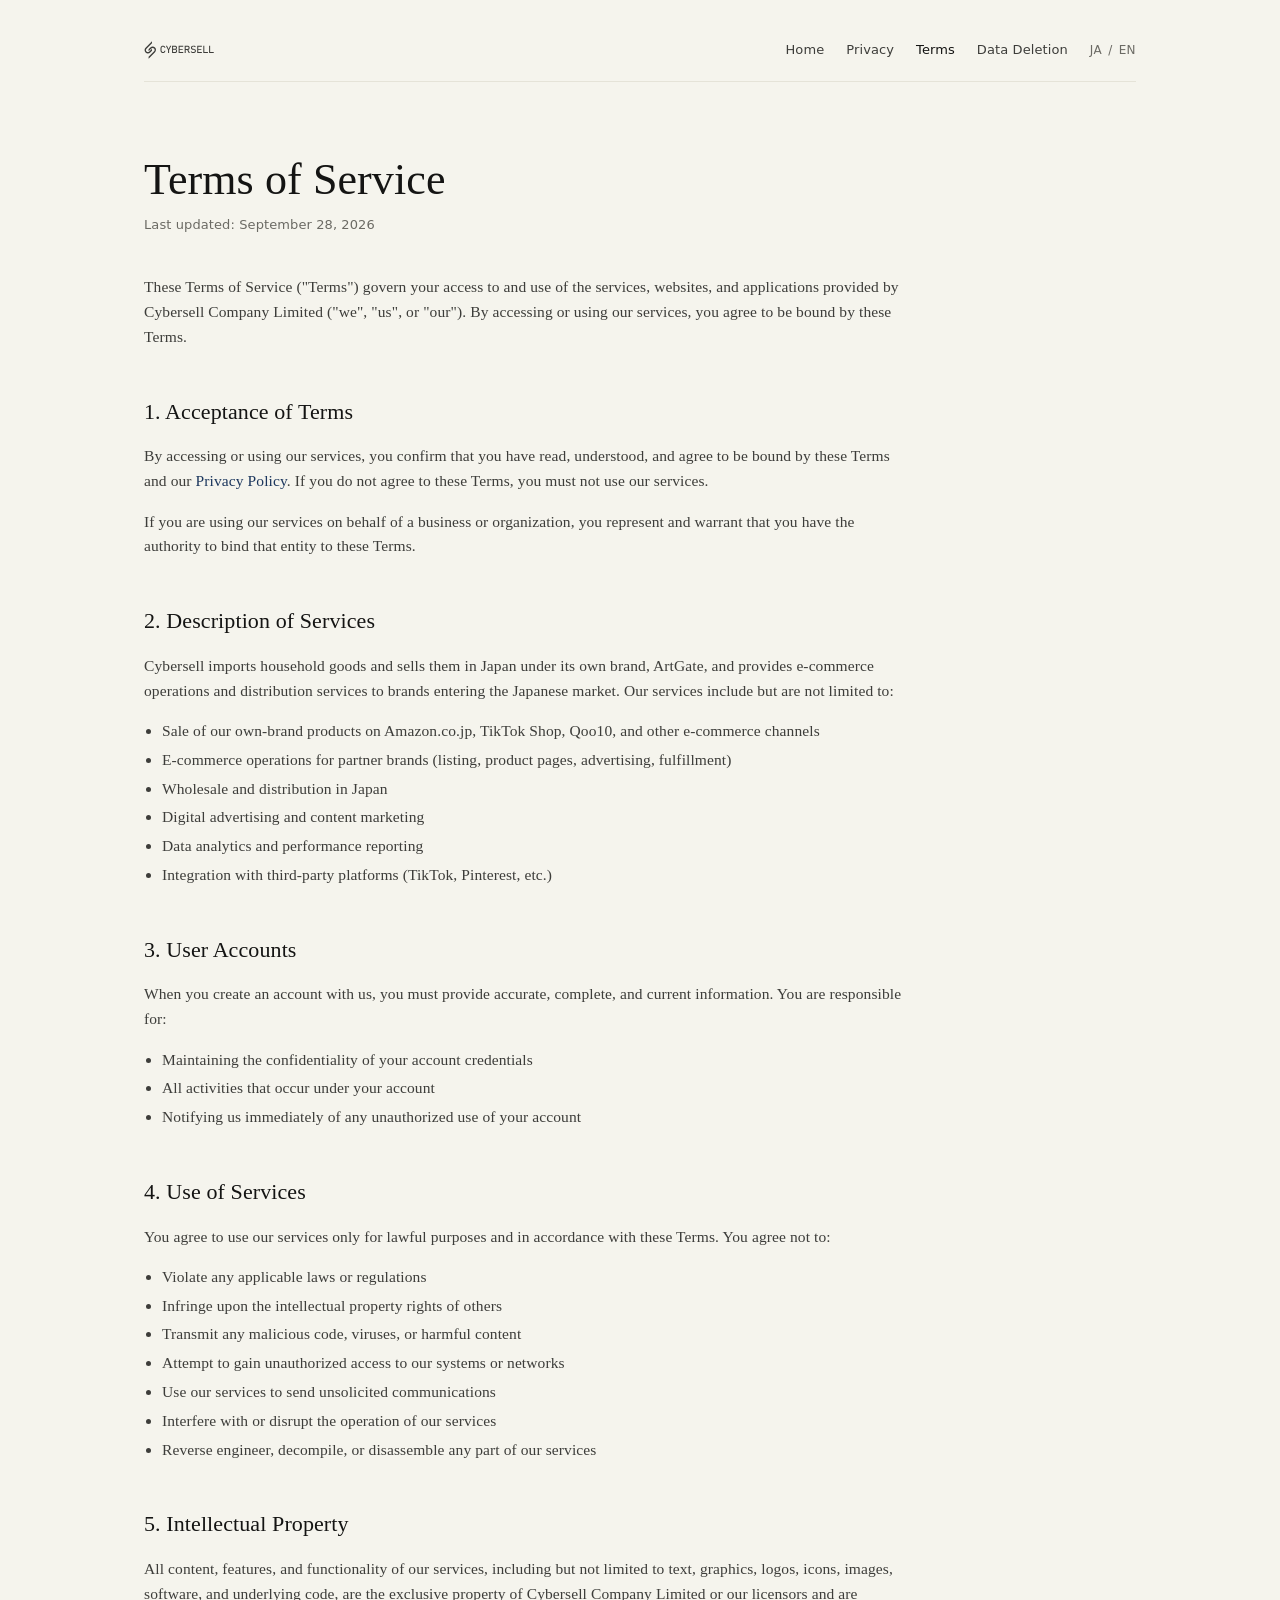
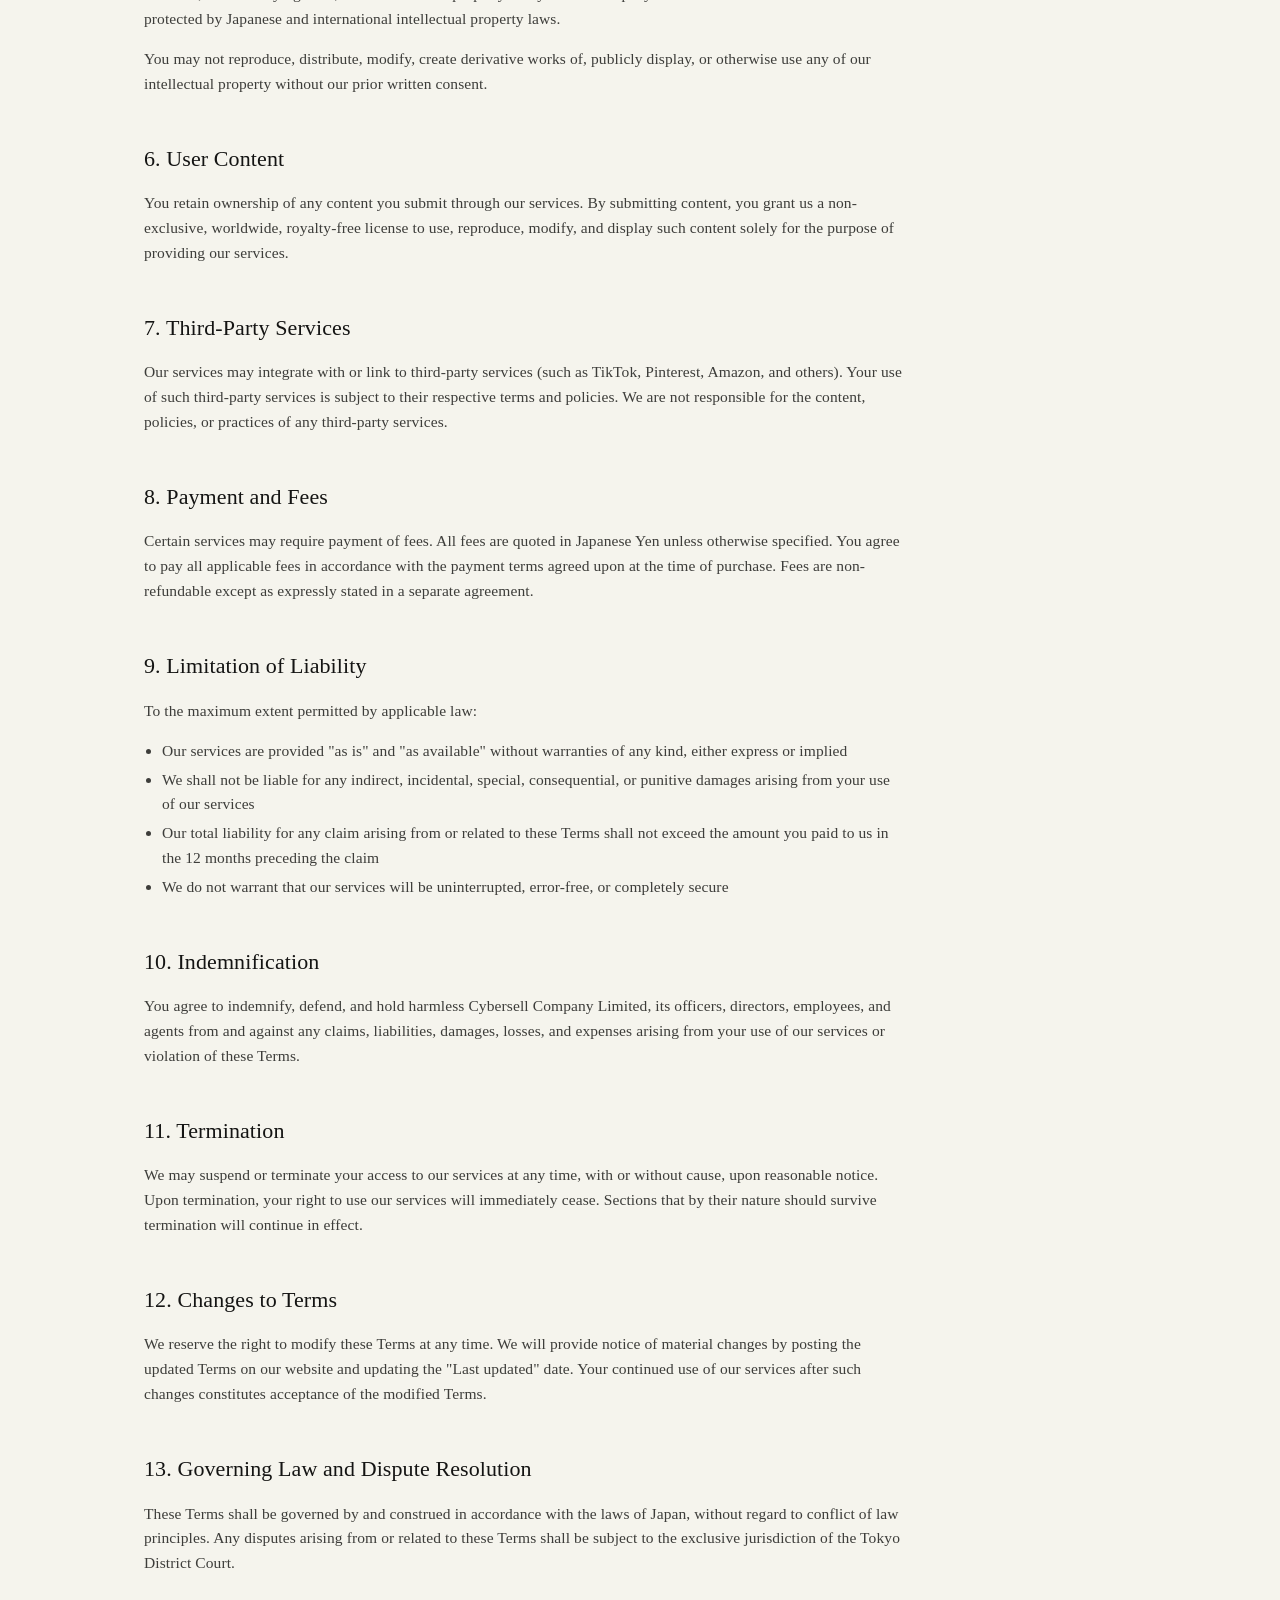
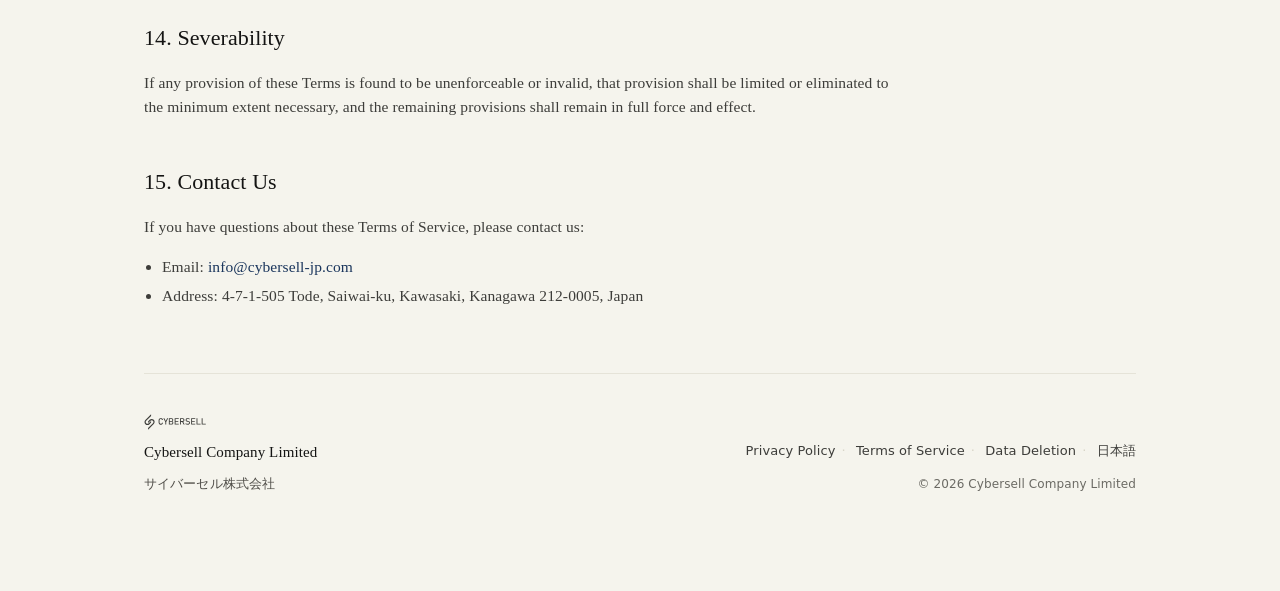
<file: pages/terms.html>
<!DOCTYPE html>
<html lang="en">
<head>
<meta charset="utf-8">
<title>Terms of Service · Cybersell Company Limited</title>
<meta name="viewport" content="width=device-width, initial-scale=1">
<meta name="description" content="Terms of Service of Cybersell Company Limited.">
<meta name="generator" content="Kami">
<link rel="canonical" href="https://cybersell-jp.com/pages/terms">
<link rel="icon" type="image/svg+xml" href="/assets/mark.svg">
<link rel="stylesheet" href="/assets/site.css">
</head>
<body>
<main class="page">

  <nav class="topbar" aria-label="Main menu">
    <a class="brand-logo" href="/en/" aria-label="Cybersell home"><img src="/assets/logo.svg" alt="CYBERSELL"></a>
    <div class="topnav">
      <span class="nav-sections">
        <a href="/en/">Home</a>
        <a href="/pages/privacy.html">Privacy</a>
        <a href="/pages/terms.html" aria-current="page">Terms</a>
        <a href="/pages/data-deletion.html">Data Deletion</a>
      </span>
      <span class="lang"><a href="/" hreflang="ja" lang="ja">JA</a><span>/</span><a href="/en/">EN</a></span>
    </div>
  </nav>

  <header class="legal-head">
    <h1>Terms of Service</h1>
    <p class="updated">Last updated: September 28, 2026</p>
  </header>

  <article class="legal">
  <p>These Terms of Service ("Terms") govern your access to and use of the services, websites, and applications provided by Cybersell Company Limited ("we", "us", or "our"). By accessing or using our services, you agree to be bound by these Terms.</p>

      <h2>1. Acceptance of Terms</h2>
      <p>By accessing or using our services, you confirm that you have read, understood, and agree to be bound by these Terms and our <a href="/pages/privacy.html">Privacy Policy</a>. If you do not agree to these Terms, you must not use our services.</p>
      <p>If you are using our services on behalf of a business or organization, you represent and warrant that you have the authority to bind that entity to these Terms.</p>

      <h2>2. Description of Services</h2>
      <p>Cybersell imports household goods and sells them in Japan under its own brand, ArtGate, and provides e-commerce operations and distribution services to brands entering the Japanese market. Our services include but are not limited to:</p>
      <ul>
        <li>Sale of our own-brand products on Amazon.co.jp, TikTok Shop, Qoo10, and other e-commerce channels</li>
        <li>E-commerce operations for partner brands (listing, product pages, advertising, fulfillment)</li>
        <li>Wholesale and distribution in Japan</li>
        <li>Digital advertising and content marketing</li>
        <li>Data analytics and performance reporting</li>
        <li>Integration with third-party platforms (TikTok, Pinterest, etc.)</li>
      </ul>

      <h2>3. User Accounts</h2>
      <p>When you create an account with us, you must provide accurate, complete, and current information. You are responsible for:</p>
      <ul>
        <li>Maintaining the confidentiality of your account credentials</li>
        <li>All activities that occur under your account</li>
        <li>Notifying us immediately of any unauthorized use of your account</li>
      </ul>

      <h2>4. Use of Services</h2>
      <p>You agree to use our services only for lawful purposes and in accordance with these Terms. You agree not to:</p>
      <ul>
        <li>Violate any applicable laws or regulations</li>
        <li>Infringe upon the intellectual property rights of others</li>
        <li>Transmit any malicious code, viruses, or harmful content</li>
        <li>Attempt to gain unauthorized access to our systems or networks</li>
        <li>Use our services to send unsolicited communications</li>
        <li>Interfere with or disrupt the operation of our services</li>
        <li>Reverse engineer, decompile, or disassemble any part of our services</li>
      </ul>

      <h2>5. Intellectual Property</h2>
      <p>All content, features, and functionality of our services, including but not limited to text, graphics, logos, icons, images, software, and underlying code, are the exclusive property of Cybersell Company Limited or our licensors and are protected by Japanese and international intellectual property laws.</p>
      <p>You may not reproduce, distribute, modify, create derivative works of, publicly display, or otherwise use any of our intellectual property without our prior written consent.</p>

      <h2>6. User Content</h2>
      <p>You retain ownership of any content you submit through our services. By submitting content, you grant us a non-exclusive, worldwide, royalty-free license to use, reproduce, modify, and display such content solely for the purpose of providing our services.</p>

      <h2>7. Third-Party Services</h2>
      <p>Our services may integrate with or link to third-party services (such as TikTok, Pinterest, Amazon, and others). Your use of such third-party services is subject to their respective terms and policies. We are not responsible for the content, policies, or practices of any third-party services.</p>

      <h2>8. Payment and Fees</h2>
      <p>Certain services may require payment of fees. All fees are quoted in Japanese Yen unless otherwise specified. You agree to pay all applicable fees in accordance with the payment terms agreed upon at the time of purchase. Fees are non-refundable except as expressly stated in a separate agreement.</p>

      <h2>9. Limitation of Liability</h2>
      <p>To the maximum extent permitted by applicable law:</p>
      <ul>
        <li>Our services are provided "as is" and "as available" without warranties of any kind, either express or implied</li>
        <li>We shall not be liable for any indirect, incidental, special, consequential, or punitive damages arising from your use of our services</li>
        <li>Our total liability for any claim arising from or related to these Terms shall not exceed the amount you paid to us in the 12 months preceding the claim</li>
        <li>We do not warrant that our services will be uninterrupted, error-free, or completely secure</li>
      </ul>

      <h2>10. Indemnification</h2>
      <p>You agree to indemnify, defend, and hold harmless Cybersell Company Limited, its officers, directors, employees, and agents from and against any claims, liabilities, damages, losses, and expenses arising from your use of our services or violation of these Terms.</p>

      <h2>11. Termination</h2>
      <p>We may suspend or terminate your access to our services at any time, with or without cause, upon reasonable notice. Upon termination, your right to use our services will immediately cease. Sections that by their nature should survive termination will continue in effect.</p>

      <h2>12. Changes to Terms</h2>
      <p>We reserve the right to modify these Terms at any time. We will provide notice of material changes by posting the updated Terms on our website and updating the "Last updated" date. Your continued use of our services after such changes constitutes acceptance of the modified Terms.</p>

      <h2>13. Governing Law and Dispute Resolution</h2>
      <p>These Terms shall be governed by and construed in accordance with the laws of Japan, without regard to conflict of law principles. Any disputes arising from or related to these Terms shall be subject to the exclusive jurisdiction of the Tokyo District Court.</p>

      <h2>14. Severability</h2>
      <p>If any provision of these Terms is found to be unenforceable or invalid, that provision shall be limited or eliminated to the minimum extent necessary, and the remaining provisions shall remain in full force and effect.</p>

      <h2>15. Contact Us</h2>
      <p>If you have questions about these Terms of Service, please contact us:</p>
      <ul>
        <li>Email: <a href="mailto:info@cybersell-jp.com">info@cybersell-jp.com</a></li>
        <li>Address: 4-7-1-505 Tode, Saiwai-ku, Kawasaki, Kanagawa 212-0005, Japan</li>
      </ul>
  </article>

  <footer class="foot">
    <div class="mark">
      <a class="brand-logo" href="/en/" aria-label="Cybersell home"><img src="/assets/logo.svg" alt="CYBERSELL"></a>
      <span class="wm-name">Cybersell Company Limited</span>
      <span class="wm-line">サイバーセル株式会社</span>
    </div>
    <div class="colophon">
      <div class="links">
        <a href="/pages/privacy.html">Privacy Policy</a><span class="sep">·</span>
        <a href="/pages/terms.html">Terms of Service</a><span class="sep">·</span>
        <a href="/pages/data-deletion.html">Data Deletion</a><span class="sep">·</span>
        <a href="/" hreflang="ja" lang="ja">日本語</a>
      </div>
      <p class="copy">© 2026 Cybersell Company Limited</p>
    </div>
  </footer>

</main>
</body>
</html>
</file>
<file: assets/site.css>
/* ==================================================================
   Cybersell 官网 · Kami parchment design system（紙）
   来源：tw93/kami landing-page 模板的 token 与组件，
   改动：日文明朝字体栈、公司官网结构（事業/約束/挨拶/概要/法务页）。
   全站 5 个页面共用本文件，避免多页样式漂移。
   ================================================================== */

:root {
  --parchment:    #f5f4ed;
  --ivory:        #faf9f5;
  --warm-sand:    #e8e6dc;

  --brand:        #1B365D;
  --brand-light:  #2D5A8A;
  --brand-tint:   #EEF2F7;

  --near-black:   #141413;
  --dark-warm:    #3d3d3a;
  --olive:        #4d4c48;   /* JA override：明朝笔画细，副文字加深 */
  --stone:        #6b6a64;

  --border:       #e8e6dc;
  --border-soft:  #e5e3d8;
  --line:         #d8d5c8;

  /* 日文：系统明朝优先，Android 等无明朝环境回落到 Noto Serif JP 网络字体 */
  --serif: "YuMincho", "Yu Mincho", "Hiragino Mincho ProN",
           "Noto Serif CJK JP", "Source Han Serif JP", "Noto Serif JP",
           Georgia, serif;
  --latin-ui: "Hiragino Sans", "Yu Gothic UI", "Yu Gothic", "Noto Sans JP",
              system-ui, -apple-system, sans-serif;
}

html[lang="en"] {
  --olive: #504e49;
  --serif: Charter, Georgia, Palatino, "Times New Roman",
           "Hiragino Mincho ProN", "Noto Serif JP", serif;
  --latin-ui: system-ui, -apple-system, "Segoe UI", sans-serif;
}

* { box-sizing: border-box; }
html, body { margin: 0; padding: 0; }
html { scroll-behavior: smooth; }

body {
  background: var(--parchment);
  color: var(--near-black);
  font-family: var(--serif);
  font-size: 15px;
  line-height: 1.75;
  letter-spacing: 0.3px;
  -webkit-font-smoothing: antialiased;
  -moz-osx-font-smoothing: grayscale;
}
html[lang="en"] body { line-height: 1.6; letter-spacing: 0.1px; }

a { color: var(--brand); text-decoration: none; transition: color 0.15s; }
@media (hover: hover) { a:hover { color: var(--brand-light); } }

:focus-visible { outline: 2px solid var(--brand-light); outline-offset: 3px; border-radius: 2px; }

.page {
  max-width: 1120px;
  margin: 0 auto;
  padding: 40px 64px 96px;
}

/* ========== Top bar ========== */

.topbar {
  display: flex;
  justify-content: space-between;
  align-items: center;
  gap: 24px;
  padding-bottom: 20px;
  margin-bottom: 72px;
  border-bottom: 1px solid var(--border-soft);
}
.brand-logo { display: inline-flex; color: var(--dark-warm); }
.brand-logo svg, .brand-logo img { height: 18px; width: auto; display: block; }
.topnav {
  display: flex;
  align-items: center;
  gap: 22px;
  font-family: var(--latin-ui);
  font-size: 13px;
}
.topnav a { color: var(--dark-warm); }
.nav-sections { display: contents; }
@media (hover: hover) { .topnav a:hover { color: var(--brand); } }
.lang {
  display: inline-flex;
  gap: 6px;
  align-items: center;
  font-family: var(--latin-ui);
  font-size: 12px;
  letter-spacing: 0.4px;
  color: var(--stone);
}
.lang [aria-current="true"] { color: var(--near-black); font-weight: 500; }
.lang a { color: var(--stone); }

/* ========== Buttons ========== */

.btn-primary, .btn-ghost {
  display: inline-flex;
  align-items: center;
  justify-content: center;
  gap: 8px;
  font-family: var(--latin-ui);
  font-weight: 500;
  font-size: 15px;
  letter-spacing: 0.2px;
  padding: 13px 28px;
  border-radius: 999px;
  border: 1.5px solid var(--brand);
  transition: background 0.15s, border-color 0.15s, color 0.15s, transform 0.15s;
  cursor: pointer;
  min-width: 158px;
}
.btn-primary { background: var(--brand); color: var(--ivory); }
.btn-ghost { background: transparent; color: var(--brand); }
@media (hover: hover) {
  .btn-primary:hover { background: var(--brand-light); border-color: var(--brand-light); color: var(--ivory); transform: translateY(-1px); }
  .btn-ghost:hover { background: var(--brand-tint); color: var(--brand); transform: translateY(-1px); }
}

/* ========== Hero ========== */

.hero {
  padding-bottom: 56px;
  border-bottom: 1px solid var(--border-soft);
  margin-bottom: 88px;
}
.eyebrow {
  font-family: var(--latin-ui);
  font-size: 12px;
  font-weight: 500;
  letter-spacing: 0.6px;
  color: var(--stone);
  margin: 0 0 28px;
}
.hero h1 {
  font-family: var(--serif);
  font-weight: 500;
  font-size: 64px;
  line-height: 1.3;
  letter-spacing: 2px;
  margin: 0 0 24px;
  color: var(--near-black);
}
html[lang="en"] .hero h1 { font-size: 72px; line-height: 1.08; letter-spacing: 0; }
.hero .tagline {
  font-size: 20px;
  line-height: 1.7;
  color: var(--olive);
  margin: 0 0 24px;
  max-width: 820px;
}
html[lang="en"] .hero .tagline { font-size: 21px; line-height: 1.55; }
.hero-tokens {
  display: flex;
  flex-wrap: wrap;
  gap: 0;
  margin: 0 0 36px;
  font-family: var(--latin-ui);
  font-size: 13px;
  color: var(--stone);
}
.hero-tokens span:not(:last-child)::after {
  content: "·";
  margin: 0 10px;
  color: color-mix(in srgb, var(--stone) 58%, transparent);
}
.hero-cta { display: flex; align-items: center; gap: 16px; flex-wrap: wrap; }

/* ========== Section primitives ========== */

section { margin-bottom: 96px; scroll-margin-top: 24px; }
.section-head { margin-bottom: 28px; }
.section-num {
  font-family: var(--latin-ui);
  font-size: 13px;
  color: var(--brand);
  letter-spacing: 0.6px;
  margin: 0 0 6px;
}
.section-title {
  font-weight: 500;
  font-size: 34px;
  line-height: 1.3;
  color: var(--near-black);
  margin: 0;
  letter-spacing: 1.2px;
}
html[lang="en"] .section-title { letter-spacing: 0; }
.section-lede {
  font-size: 17px;
  line-height: 1.7;
  color: var(--olive);
  margin: 14px 0 0;
}

/* ========== Features（事業内容） ========== */

.features { list-style: none; margin: 0; padding: 0; border-top: 1px solid var(--border-soft); }
.features li {
  display: grid;
  grid-template-columns: 220px 1fr;
  column-gap: 40px;
  padding: 30px 0;
  border-bottom: 1px solid var(--border-soft);
  align-items: baseline;
}
.features .name {
  font-weight: 500;
  font-size: 22px;
  color: var(--near-black);
  margin: 0;
  line-height: 1.35;
}
.features .name small {
  display: block;
  margin-top: 6px;
  font-size: 13px;
  color: var(--olive);
  font-weight: 400;
  letter-spacing: 0.2px;
}
.features .what { font-size: 15px; color: var(--dark-warm); margin: 0; }
.features .tag {
  display: inline-block;
  font-family: var(--latin-ui);
  font-size: 11px;
  letter-spacing: 0.6px;
  color: var(--brand);
  margin-bottom: 6px;
}

/* ========== Principles（約束） ========== */

.principles {
  list-style: none;
  margin: 0;
  padding: 0;
  display: grid;
  grid-template-columns: repeat(2, 1fr);
  border-top: 1px solid var(--border-soft);
}
.principles li {
  display: grid;
  grid-template-columns: 32px 1fr;
  gap: 8px;
  padding: 24px 28px 24px 0;
  border-bottom: 1px solid var(--border-soft);
  align-items: baseline;
}
.principles li:nth-child(odd) { padding-right: 32px; border-right: 1px solid var(--border-soft); }
.principles li:nth-child(even) { padding-left: 32px; }
.principles .n { font-weight: 500; font-size: 18px; color: var(--brand); line-height: 1; }
.principles .body b {
  display: block;
  font-weight: 500;
  font-size: 16px;
  color: var(--near-black);
  margin-bottom: 4px;
}
.principles .body span { font-size: 14px; color: var(--olive); line-height: 1.7; }

/* ========== Message（代表挨拶） ========== */

.message {
  display: grid;
  grid-template-columns: minmax(0, 1fr);
  gap: 48px;
  align-items: start;
}
.message.has-photo { grid-template-columns: 240px minmax(0, 1fr); }
.message figure { margin: 0; }
.message figure img {
  width: 100%;
  aspect-ratio: 4 / 5;
  object-fit: cover;
  border-radius: 6px;
  border: 1px solid var(--border);
  display: block;
}
.message .prose p {
  font-size: 17px;
  line-height: 2;
  color: var(--dark-warm);
  margin: 0 0 20px;
  max-width: 720px;
}
html[lang="en"] .message .prose p { line-height: 1.7; }
.signature {
  margin: 32px 0 0;
  padding-top: 20px;
  border-top: 1px solid var(--border-soft);
  max-width: 720px;
}
.signature .role { font-family: var(--latin-ui); font-size: 12px; color: var(--stone); letter-spacing: 0.4px; margin: 0; }
.signature .who { font-size: 22px; font-weight: 500; letter-spacing: 4px; margin: 4px 0 10px; }
html[lang="en"] .signature .who { letter-spacing: 0.4px; }
.signature .bio { font-size: 14px; color: var(--olive); margin: 0; line-height: 1.8; }

/* ========== Company table（会社概要, kami-table） ========== */

.kami-table { width: 100%; border-collapse: collapse; font-size: 15px; }
.kami-table th, .kami-table td {
  text-align: left;
  vertical-align: top;
  padding: 16px 12px 16px 0;
  border-bottom: 1px solid var(--border);
}
.kami-table tr:first-child th, .kami-table tr:first-child td { border-top: 1px solid var(--border); }
.kami-table th {
  width: 200px;
  font-family: var(--latin-ui);
  font-weight: 500;
  font-size: 13px;
  color: var(--stone);
  letter-spacing: 0.4px;
  padding-top: 18px;
}
.kami-table td { color: var(--near-black); }
.kami-table td small { display: block; color: var(--olive); font-size: 13px; }
.num { font-variant-numeric: lining-nums tabular-nums; }

/* ========== Contact ========== */

.contact-card {
  border-top: 1px solid var(--line);
  padding: 56px 32px 16px;
  text-align: center;
}
.contact-card p { font-size: 16px; color: var(--dark-warm); margin: 0 auto 28px; max-width: 620px; }
.contact-card .mail {
  font-family: var(--latin-ui);
  font-size: 13px;
  color: var(--stone);
  margin: 16px auto 0;
}

/* ========== Footer ========== */

footer.foot {
  margin-top: 64px;
  padding-top: 40px;
  border-top: 1px solid var(--border-soft);
  display: flex;
  justify-content: space-between;
  align-items: flex-end;
  gap: 48px;
  font-size: 13px;
  color: var(--stone);
}
.foot .mark { display: flex; flex-direction: column; gap: 10px; }
.foot .mark .brand-logo svg, .foot .mark .brand-logo img { height: 16px; }
.foot .mark .wm-name { font-size: 15px; font-weight: 500; color: var(--near-black); }
.foot .mark .wm-line { font-size: 13px; color: var(--olive); }
.foot .colophon { text-align: right; max-width: 520px; }
.foot .links { font-family: var(--latin-ui); color: var(--dark-warm); margin-bottom: 12px; line-height: 1.9; }
.foot .links a { color: var(--dark-warm); white-space: nowrap; }
@media (hover: hover) { .foot .links a:hover { color: var(--brand); } }
.foot .links .sep { color: var(--line); margin: 0 6px; }
.foot .copy { font-family: var(--latin-ui); font-size: 12px; margin: 0; }

/* ========== Legal pages ========== */

.legal-head { margin-bottom: 40px; }
.legal-head h1 { font-weight: 500; font-size: 44px; line-height: 1.2; margin: 0 0 8px; }
.legal-head .updated { font-family: var(--latin-ui); font-size: 13px; color: var(--stone); margin: 0; }
.legal { max-width: 760px; }
.legal h2 { font-weight: 500; font-size: 22px; margin: 44px 0 12px; color: var(--near-black); }
.legal h3 { font-weight: 500; font-size: 17px; margin: 24px 0 8px; color: var(--near-black); }
.legal p, .legal li { font-size: 15.5px; color: var(--dark-warm); }
.legal ul { padding-left: 1.2em; }
.legal li { margin: 4px 0; }
.legal .note {
  background: var(--ivory);
  border: 1px solid var(--border);
  border-radius: 6px;
  padding: 16px 20px;
  margin: 20px 0;
}
.legal form { margin: 20px 0 0; display: grid; gap: 14px; max-width: 520px; }
.legal label { display: block; font-family: var(--latin-ui); font-size: 13px; color: var(--dark-warm); margin-bottom: 4px; }
.legal input, .legal select, .legal textarea {
  width: 100%;
  font: inherit;
  font-size: 15px;
  padding: 10px 12px;
  background: var(--ivory);
  border: 1px solid var(--line);
  border-radius: 6px;
  color: var(--near-black);
}
.legal textarea { min-height: 110px; resize: vertical; }
.legal button { justify-self: start; }

/* ========== Responsive ========== */

@media (max-width: 880px) {
  .page { padding: 28px 32px 72px; }
  .topbar { margin-bottom: 56px; }
  .topnav .nav-sections { display: none; }
  .hero { margin-bottom: 64px; padding-bottom: 40px; }
  .hero h1 { font-size: 48px; letter-spacing: 1px; }
  html[lang="en"] .hero h1 { font-size: 52px; }
  .hero .tagline, html[lang="en"] .hero .tagline { font-size: 17px; }
  section { margin-bottom: 72px; }
  .section-title { font-size: 28px; letter-spacing: 0.8px; }
  .features li { grid-template-columns: 1fr; row-gap: 10px; padding: 24px 0; }
  .principles { grid-template-columns: 1fr; }
  .principles li:nth-child(odd) { border-right: none; padding-right: 0; }
  .principles li:nth-child(even) { padding-left: 0; }
  .message.has-photo { grid-template-columns: 1fr; gap: 28px; }
  .message.has-photo figure { max-width: 220px; }
  .kami-table th { width: 128px; }
  footer.foot { flex-direction: column; align-items: flex-start; gap: 28px; }
  .foot .colophon { text-align: left; }
  .legal-head h1 { font-size: 34px; }
}

@media (max-width: 480px) {
  .page { padding: 20px 16px 56px; }
  .topbar { margin-bottom: 44px; }
  .hero h1 { font-size: 34px; letter-spacing: 0.5px; }
  html[lang="en"] .hero h1 { font-size: 38px; }
  .hero .tagline, html[lang="en"] .hero .tagline { font-size: 16px; }
  .hero-cta { gap: 12px; }
  .btn-primary, .btn-ghost { min-width: 0; padding: 13px 20px; }
  section { margin-bottom: 56px; }
  .section-title { font-size: 25px; }
  .message .prose p { font-size: 16px; line-height: 1.9; }
  .kami-table, .kami-table tbody, .kami-table tr, .kami-table th, .kami-table td { display: block; width: 100%; }
  .kami-table th { padding: 14px 0 2px; border-bottom: none; }
  .kami-table td { padding: 0 0 14px; }
  .kami-table tr:first-child td { border-top: none; }
  .contact-card { padding: 40px 8px; }
  .legal-head h1 { font-size: 28px; }
}

@media (max-width: 360px) {
  .hero-cta { flex-direction: column; align-items: flex-start; }
}

@media (prefers-reduced-motion: reduce) {
  html { scroll-behavior: auto; }
  * { transition: none !important; }
}

@media print {
  body { background: #fff; }
  .topnav, .hero-cta { display: none; }
}

.topnav a[aria-current="page"] { color: var(--near-black); font-weight: 500; }
</file>
